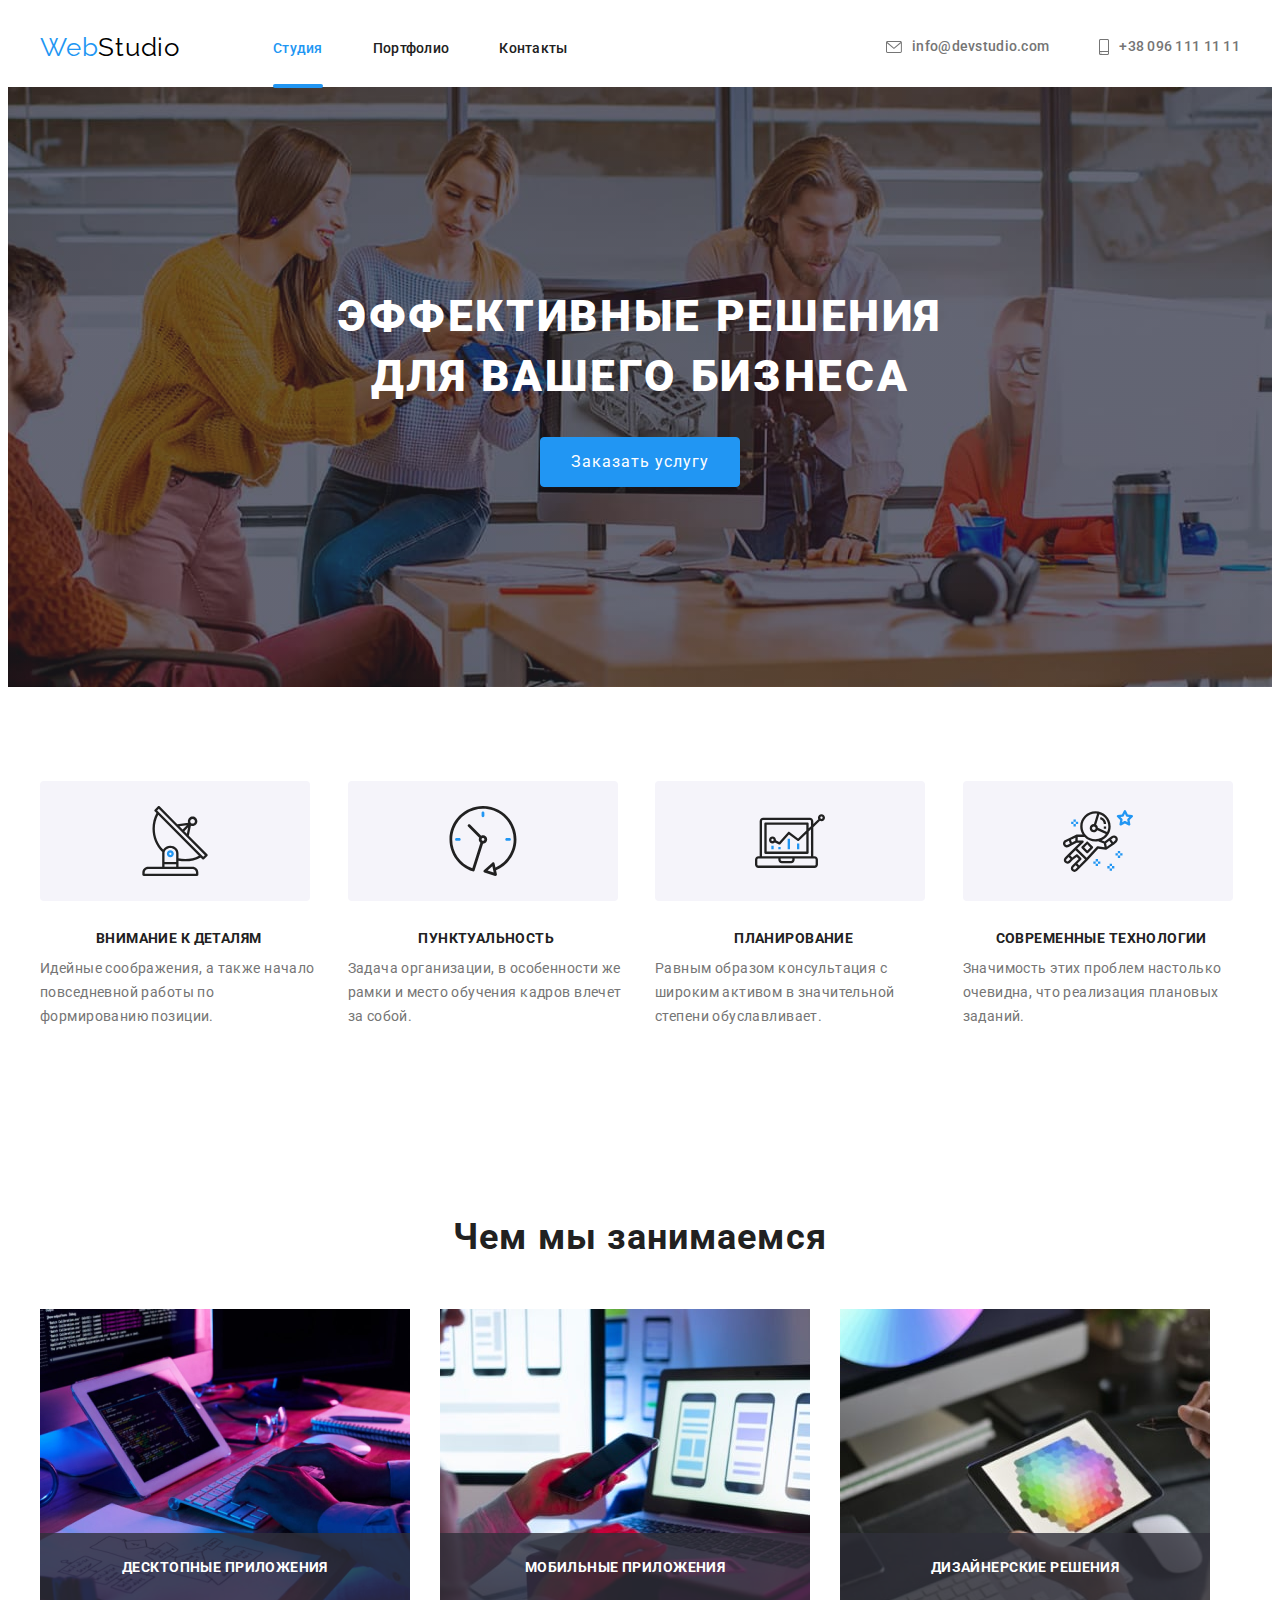
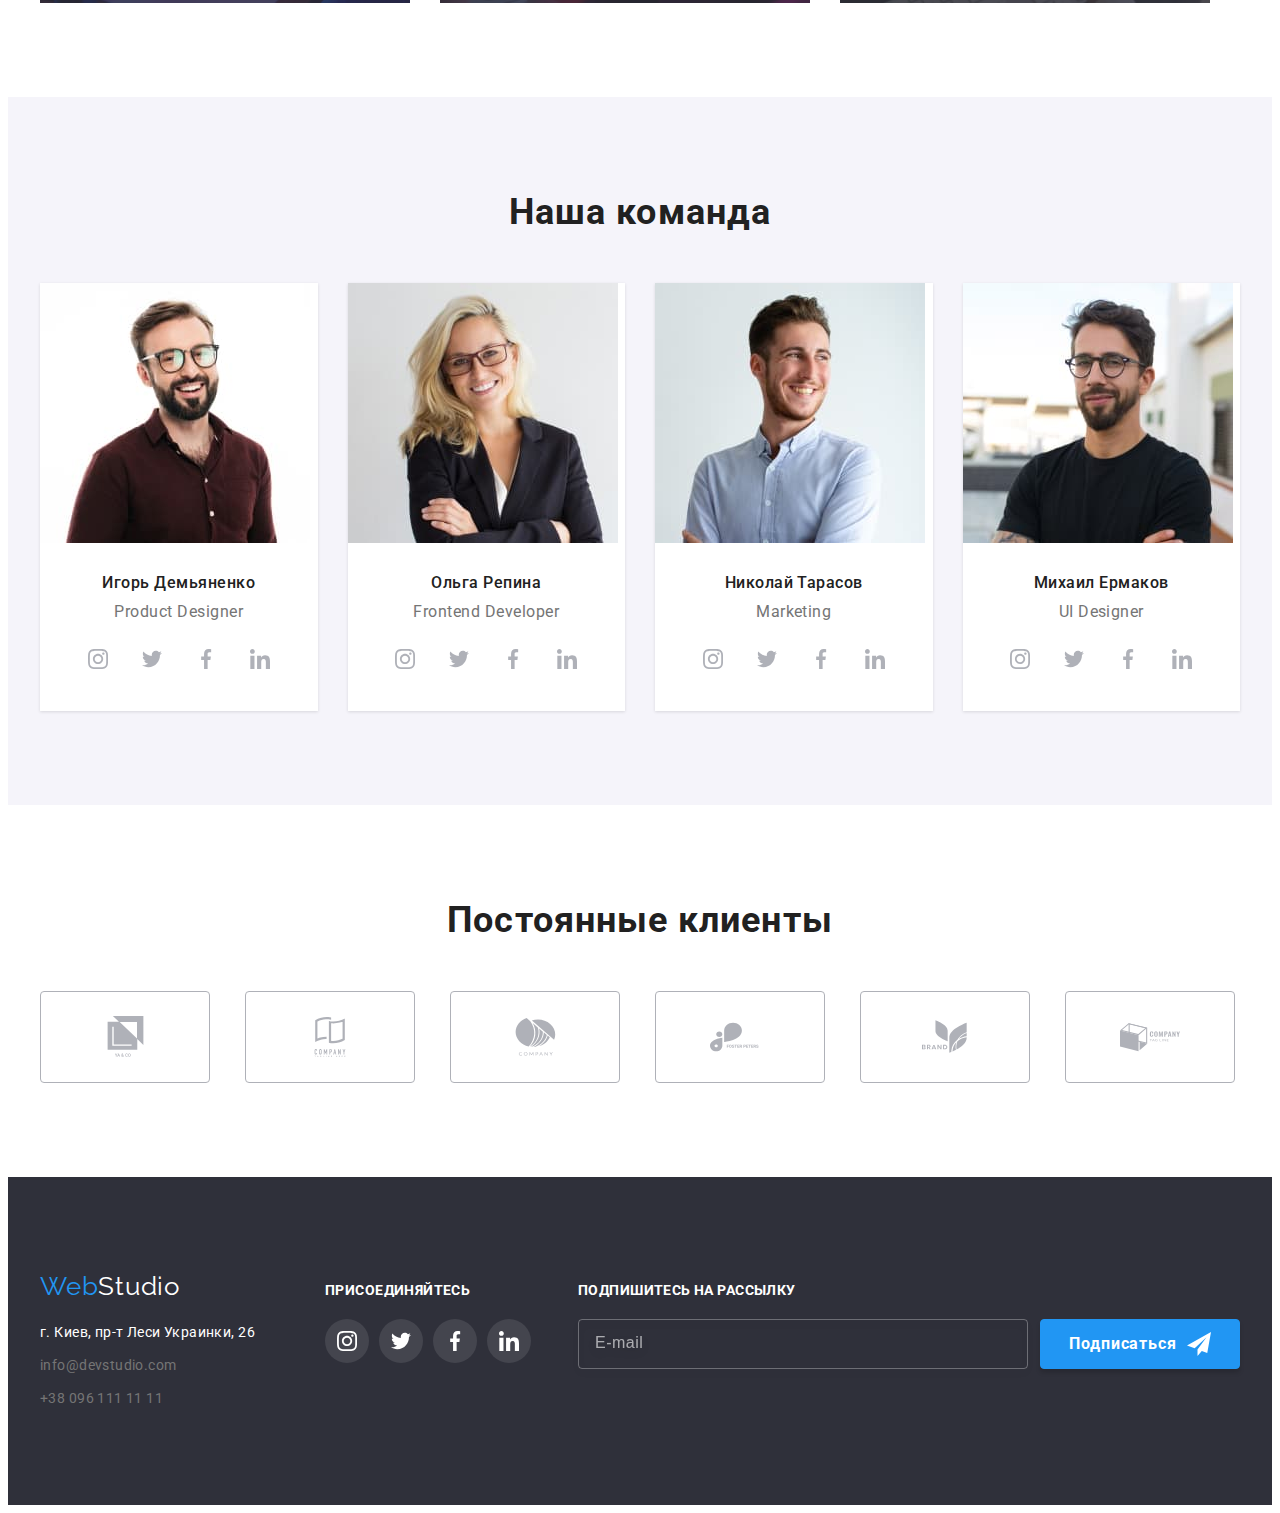
<file: index.html>
<!DOCTYPE html>
<html lang="ru">
<head>
    <meta charset="UTF-8" />
    <meta http-equiv="X-UA-Compatible" content="IE=edge" />
    <meta name="viewport" content="width=device-width, initial-scale=1.0" />
    <title>Document</title>
    <link rel="preconnect" href="https://fonts.googleapis.com">
    <link rel="preconnect" href="https://fonts.gstatic.com" crossorigin>
    <link href="https://fonts.googleapis.com/css2?family=Raleway:wght@700&family=Roboto:wght@400;500;700;900&display=swap" rel="stylesheet">
    <link rel="stylesheet" href="https://cdnjs.cloudflare.com/ajax/libs/modern-normalize/1.1.0/modern-normalize.min.css" integrity="sha512-wpPYUAdjBVSE4KJnH1VR1HeZfpl1ub8YT/NKx4PuQ5NmX2tKuGu6U/JRp5y+Y8XG2tV+wKQpNHVUX03MfMFn9Q==" crossorigin="anonymous" referrerpolicy="no-referrer" />

    <link rel="stylesheet" href="./css/main.css">
</head>
<body>
    
    <header class="header">
        <div class=" header__container container">
            <nav class="navigation">
                <a href="./index.html" class="link list logo" lang="en">
                    <span class="logo__accent">Web</span>Studio</a>
                <ul class="list pagination">
                    <li class="pagination__item">
                        <a href="./index.html" class="link pagination__link pagination__link--current">Студия</a>
                    </li>
                    <li class="pagination__item">
                        <a href="./portfolio.html" class="link pagination__link">Портфолио</a>
                    </li>
                    <li class="pagination__item">
                        <a href="" class="link pagination__link">Контакты</a>
                    </li>
                </ul>
            </nav>
            <ul class="list connection">
                <li class="connection__item">
                    <a class="link connection__link" href="mailto:info@devstudio.com">
                        <svg class="connection__icon" width="16" height="12">
                            <use href="./images/icons.svg#icon-envelope"></use>
                        </svg>info@devstudio.com</a>
                </li>
                <li class="connection__item">
                    <a class="link connection__link" href="tel:+380961111111">
                        <svg class="connection__icon" width="10" height="16">
                            <use href="./images/icons.svg#icon-smartphone"></use>
                        </svg>+38 096 111 11 11</a>
                </li>
            </ul>
            <button type="button" class="mob-menu__btn mob-menu__btn--position" data-menu-open>
                <svg class="btn-icon" width="24" height="16">
                    <use href="./images/icons.svg#icon-menu"></use>
                </svg>
            </button>
        </div>
        <div class="mob-menu is-hidden" data-menu>
            <div class="mob-menu__top">
            <button type="button" class="mob-menu__btn mob-menu__btn--close" data-menu-close>
                <svg class="btn-icon" width="19" height="19">
                    <use href="./images/icons.svg#icon-close"></use>
                </svg>
            </button>
            <ul class="list mob-menu__list">
                <li class="mob-menu__item">
                    <a href="./index.html" class="link mob-menu__link pagination__link--current">Студия</a>
                </li>
                <li class="mob-menu__item">
                    <a href="./portfolio.html" class="link mob-menu__link">Портфолио</a>
                </li>
                <li class="mob-menu__item">
                    <a href="" class="link mob-menu__link">Контакты</a>
                </li>
            </ul>
            </div>
            <div class="mob-menu__bottom">
            <ul class="list mob-menu__connection-list">
                <li class="mob-menu__connection-item">
                    <a class="link mob-menu__connection-link" href="mailto:info@devstudio.com">
                        <svg class="connection__icon" width="16" height="12">
                            <use href="./images/icons.svg#icon-envelope"></use>
                        </svg>info@devstudio.com</a>
                </li>
                <li class="mob-menu-connection__item">
                    <a class="link mob-menu__connection-link" href="tel:+380961111111">
                        <svg class="connection__icon" width="10" height="16">
                            <use href="./images/icons.svg#icon-smartphone"></use>
                        </svg>+38 096 111 11 11</a>
                </li>
            </ul>
            <div class="mob-menu__social">
                <ul class="list mob-menu__social-list">
                    <li class="mob-menu__social-item">
                        <a href="" class="link mob-menu__social-link">
                            Instagram</a>
                    </li>
                    <li class="mob-menu__social-item">
                        <a href="" class="link mob-menu__social-link">
                            Twitter</a>
                    </li>
                    <li class="mob-menu__social-item">
                        <a href="" class="link mob-menu__social-link">
                            Facebook</a>
                    </li>
                    <li class="mob-menu__social-item">
                        <a href="" class="link mob-menu__social-link">
                            LinkedIn</a>
                    </li>
                </ul>
            </div>
            </div>
        </div>
    </header>
    <main>
        <section class="hero hero__section">
            <h1 class="hero__title">Эффективные решения <br> для вашего бизнеса</h1>
                <button class="button hero__button" type="button" data-modal-open>
                    Заказать услугу</button>         
        </section>
        <section class="section">
            <div class="container">
                <h2 class="visually-hidden">Наши принципы</h2>
                <ul class="list principles"> 
                    <li class="principles__item">
                        <div class="principles__container">
                            <svg class="principles__icon" >
                                <use href="./images/icons.svg#icon-antenna"></use>
                            </svg>
                        </div>
                        <h3 class="principles__title">Внимание к деталям</h3>
                        <p class="principles__after-title">Идейные соображения, а также начало повседневной работы по формированию позиции.</p>
                    </li>
                    <li class="principles__item">
                        <div class="principles__container">
                            <svg class="principles__icon" >
                                <use href="./images/icons.svg#icon-clock"></use>
                            </svg>
                        </div>
                        <h3 class="principles__title">Пунктуальность</h3>
                        <p class="principles__after-title">Задача организации, в особенности же рамки и место обучения кадров влечет за собой.</p>
                    </li>
                    <li class="principles__item">
                        <div class="principles__container">
                            <svg class="principles__icon" >
                                <use href="./images/icons.svg#icon-diagram"></use>
                            </svg>
                        </div>
                        <h3 class="principles__title">Планирование</h3>
                        <p class="principles__after-title">Равным образом консультация с широким активом в значительной степени обуславливает.</p>
                    </li>
                    <li class="principles__item">
                        <div class="principles__container">
                            <svg class="principles__icon" >
                                <use href="./images/icons.svg#icon-astronaut"></use>
                            </svg>
                        </div>
                        <h3 class="principles__title">Современные технологии</h3>
                        <p class="principles__after-title">Значимость этих проблем настолько очевидна, что реализация плановых заданий.</p>
                    </li>
                </ul>
            </div>
        </section>
        <section class="section hidden">
            <div class="container">
                <h2 class="container__title">Чем мы занимаемся</h2>
                <ul class="list functions">
                    <li class="functions__item">
                        <picture>
                            <source
                            srcset="./
                                ./images/desktop/img1-1x.jpg 1x,
                                ./images/desktop/img1-2x.jpg 2x"
                                media="(min-width: 1200px)"
                            />                           
                            <img src="images/desktop/img1-1x.jpg" 
                            alt="Программист набирает код">
                        </picture>

                        <h3 class="functions__title">Десктопные приложения</h3>
                    </li>
                    <li class="functions__item">
                        <picture>
                            <source
                            srcset="
                                ./images/desktop/img2-1x.jpg 1x,
                                ./images/desktop/img2-2x.jpg 2x"
                                media="(min-width: 1200px)"
                            />                           
                            <img src="./images/desktop/img2-1x.jpg"
                            alt="Макеты мобильных приложений на мониторах">
                        </picture>
                        
                        <h3 class="functions__title">Мобильные приложения</h3>
                    </li>
                    <li class="functions__item">
                        <picture>
                            <source
                            srcset="
                                ./images/desktop/img3-1x.jpg 1x,
                                ./images/desktop/img3-2x.jpg 2x"
                                media="(min-width: 1200px)"
                            />                           
                            <img src="./images/desktop/img3-1x.jpg" 
                            alt="Цветовая палитра на планшете">
                        </picture>
                        
                        <h3 class="functions__title">Дизайнерские решения</h3>
                    </li>
                </ul>
            </div>
        </section>
        <section class="team section">
            <div class="container">
                <h2 class="container__title">Наша команда</h2>
                <ul class="list team-list">
                    <li class="team-list__item">
                        <picture>
                            <source
                            srcset="
                                ./images/desktop/id-1x.jpg 1x,
                                ./images/desktop/id-2x.jpg 2x"
                                media="(min-width: 1200px)"
                            />
                            <source
                            srcset="
                                ./images/tablet/id-1x.jpg 1x,
                                ./images/tablet/id-2x.jpg 2x"
                                media="(min-width: 768px)"
                            />
                            <source
                            srcset="
                                ./images/mobile/id-1x.jpg 1x,
                                ./images/mobile/id-2x.jpg 2x"
                                media="(min-width: 320px)"
                            />
                            <img src="./images/desktop/id-1x.jpg" 
                            alt="Игорь Демьяненко">
                        </picture>
                        
                            <div class="team-container">
                                <h3 class="team-container__title">Игорь Демьяненко</h3>
                                <p class="team-container__after-title" lang="en">Product Designer</p>
                            <ul class="social list">
                                <li class="social__item">
                                    <a href="" class="social__link link">
                                        <svg class="social__icon" width="20" height="20">
                                            <use href="./images/icons.svg#icon-instagram"></use>
                                        </svg>
                                    </a>
                                </li>
                                <li class="social__item">
                                    <a href="" class="social__link link">
                                        <svg class="social__icon" width="20" height="20">
                                            <use href="./images/icons.svg#icon-twitter"></use>
                                        </svg>
                                    </a>
                                </li>
                                <li class="social__item">
                                    <a href="" class="social__link link">
                                        <svg class="social__icon" width="20" height="20">
                                            <use href="./images/icons.svg#icon-facebook"></use>
                                        </svg>
                                    </a>
                                </li>
                                <li class="social__item">
                                    <a href="" class="social__link link">
                                        <svg class="social__icon" width="20" height="20">
                                            <use href="./images/icons.svg#icon-linkedin"></use>
                                        </svg>
                                    </a>
                                </li>
                            </ul>
                        </div>
                    </li>
                    <li class="team-list__item">
                        <picture>
                            <source
                            srcset="
                                ./images/desktop/or-1x.jpg 1x,
                                ./images/desktop/or-2x.jpg 2x"
                                media="(min-width: 1200px)"
                            />
                            <source
                            srcset="
                                ./images/tablet/or-1x.jpg 1x,
                                ./images/tablet/or-2x.jpg 2x"
                                media="(min-width: 768px)"
                            />
                            <source
                            srcset="
                                ./images/mobile/or-1x.jpg 1x,
                                ./images/mobile/or-2x.jpg 2x"
                                media="(min-width: 320px)"
                            />
                            <img src="./images/desktop/or-1x.jpg"
                            alt="Ольга Репина">
                        </picture>
                        
                            <div class="team-container">
                                <h3 class="team-container__title">Ольга Репина</h3>
                                <p class="team-container__after-title" lang="en">Frontend Developer</p>
                                    <ul class="social list">
                                        <li class="social__item">
                                            <a href="" class="social__link link">
                                                <svg class="social__icon" width="20" height="20">
                                                    <use href="./images/icons.svg#icon-instagram"></use>
                                                </svg>
                                            </a>
                                        </li>
                                        <li class="social__item">
                                            <a href="" class="social__link link">
                                                <svg class="social__icon" width="20" height="20">
                                                    <use href="./images/icons.svg#icon-twitter"></use>
                                                </svg>
                                            </a>
                                        </li>
                                        <li class="social__item">
                                            <a href="" class="social__link link">
                                                <svg class="social__icon" width="20" height="20">
                                                    <use href="./images/icons.svg#icon-facebook"></use>
                                                </svg>
                                            </a>
                                        </li>
                                        <li class="social__item">
                                            <a href="" class="social__link link">
                                                <svg class="social__icon" width="20" height="20">
                                                    <use href="./images/icons.svg#icon-linkedin"></use>
                                                </svg>
                                            </a>
                                        </li>
                                    </ul>
                            </div>
                    </li>
                    <li class="team-list__item">
                        <picture>
                            <source
                            srcset="
                                ./images/desktop/nt-1x.jpg 1x,
                                ./images/desktop/nt-2x.jpg 2x"
                                media="(min-width: 1200px)"
                            />
                            <source
                            srcset="
                                ./images/tablet/nt-1x.jpg 1x,
                                ./images/tablet/nt-2x.jpg 2x"
                                media="(min-width: 768px)"
                            />
                            <source
                            srcset="
                                ./images/mobile/nt-1x.jpg 1x,
                                ./images/mobile/nt-2x.jpg 2x"
                                media="(min-width: 320px)"
                            />
                            <img src="./images/desktop/nt-1x.jpg"
                            alt="Николай Тарасов">
                        </picture>
                        
                            <div class="team-container">
                                <h3 class="team-container__title">Николай Тарасов</h3>
                                <p class="team-container__after-title" lang="en">Marketing</p>
                                <ul class="social list">
                                    <li class="social__item">
                                        <a href="" class="social__link link">
                                            <svg class="social__icon" width="20" height="20">
                                                <use href="./images/icons.svg#icon-instagram"></use>
                                            </svg>
                                        </a>
                                    </li>
                                    <li class="social__item">
                                        <a href="" class="social__link link">
                                            <svg class="social__icon" width="20" height="20">
                                                <use href="./images/icons.svg#icon-twitter"></use>
                                            </svg>
                                        </a>
                                    </li>
                                    <li class="social__item">
                                        <a href="" class="social__link link">
                                            <svg class="social__icon" width="20" height="20">
                                                <use href="./images/icons.svg#icon-facebook"></use>
                                            </svg>
                                        </a>
                                    </li>
                                    <li class="social__item">
                                        <a href="" class="social__link link">
                                            <svg class="social__icon" width="20" height="20">
                                                <use href="./images/icons.svg#icon-linkedin"></use>
                                            </svg>
                                        </a>
                                    </li>
                                </ul>
                            </div>
                    </li>
                    <li class="team-list__item">
                        <picture>
                            <source
                            srcset="
                                ./images/desktop/me-1x.jpg 1x,
                                ./images/desktop/me-2x.jpg 2x"
                                media="(min-width: 1200px)"
                            />
                            <source
                            srcset="
                                ./images/tablet/me-1x.jpg 1x,
                                ./images/tablet/me-2x.jpg 2x"
                                media="(min-width: 768px)"
                            />
                            <source
                            srcset="
                                ./images/mobile/me-1x.jpg 1x,
                                ./images/mobile/me-2x.jpg 2x"
                                media="(min-width: 320px)"
                            />
                            <img src="./images/desktop/me-1x.jpg" 
                            alt="Михаил Ермаков">
                        </picture>
                        
                            <div class="team-container">
                                <h3 class="team-container__title">Михаил Ермаков</h3>
                                <p class="team-container__after-title" lang="en">UI Designer</p>
                                <ul class="social list">
                                    <li class="social__item">
                                        <a href="" class="social__link link">
                                            <svg class="social__icon" width="20" height="20">
                                                <use href="./images/icons.svg#icon-instagram"></use>
                                            </svg>
                                        </a>
                                    </li>
                                    <li class="social__item">
                                        <a href="" class="social__link link">
                                            <svg class="social__icon" width="20" height="20">
                                                <use href="./images/icons.svg#icon-twitter"></use>
                                            </svg>
                                        </a>
                                    </li>
                                    <li class="social__item">
                                        <a href="" class="social__link link">
                                            <svg class="social__icon" width="20" height="20">
                                                <use href="./images/icons.svg#icon-facebook"></use>
                                            </svg>
                                        </a>
                                    </li>
                                    <li class="social__item">
                                        <a href="" class="social__link link">
                                            <svg class="social__icon" width="20" height="20">
                                                <use href="./images/icons.svg#icon-linkedin"></use>
                                            </svg>
                                        </a>
                                    </li>
                                </ul>
                            </div>
                    </li>
                </ul>
            </div>
        </section>
        <section class="section">
            <div class="container">
                <h2 class="container__title">Постоянные клиенты</h2> 
                    <ul class="clients list">
                        <li class="clients__item">
                            <a href="" class="clients__link link">
                                <svg class="clients__icon" width="41" height="47">
                                    <use href="./images/icons.svg#icon-client1"></use>
                                </svg>
                            </a>
                        </li> 
                        <li class="clients__item">
                            <a href="" class="clients__link link">
                                <svg class="clients__icon" width="40" height="52">
                                    <use href="./images/icons.svg#icon-client2"></use>
                                </svg>
                            </a>
                        </li>
                        <li class="clients__item">
                            <a href="" class="clients__link link">
                                <svg class="clients__icon" width="43" height="41">
                                    <use href="./images/icons.svg#icon-client3"></use>
                                </svg>
                            </a>
                        </li>
                        <li class="clients__item">
                            <a href="" class="clients__link link">
                                <svg class="clients__icon" width="106" height="60">
                                    <use href="./images/icons.svg#icon-client4"></use>
                                </svg>
                            </a>
                        </li>
                        <li class="clients__item">
                            <a href="" class="clients__link link">
                                <svg class="clients__icon" width="63" height="45">
                                    <use href="./images/icons.svg#icon-client5"></use>
                                </svg>
                            </a>
                        </li>
                        <li class="clients__item">
                            <a href="" class="clients__link link">
                                <svg class="clients__icon" width="106" height="60">
                                    <use href="./images/icons.svg#icon-client6"></use>
                                </svg>
                            </a>
                        </li>  
                    </ul>                    
                </div>
        </section>
    </main>
    <footer class="footer section ">
        <div class="container footer-container">
        <div class="footer-tablet">
        <div class="address">
            <a href="./index.html"  class="link list logo logo--white" lang="en">
                <span class="logo__accent">Web</span>Studio</a>
            <address class="">
            <ul class="list">
                <li class="address__item">
                    <a class="link address__link" href="https://goo.gl/maps/pU8brR7gnoEHsKsn8" 
                    target="_blank" rel="noopener noreferrer">
                    г. Киев, пр-т Леси Украинки, 26</a>
                </li>
                <li class="address__item">
                    <a class="link address__connection" href="mailto:info@devstudio.com">info@devstudio.com</a>
                </li>
                <li class="address__item">
                    <a class="link address__connection" href="tel:+380961111111">+38 096 111 11 11</a>
                </li>
            </ul>
            </address>
        </div>
        <div class="social-join">
            <h3 class="social__title">присоединяйтесь</h3>
            <div>
                <ul class="social social--list list">
                    <li class="social__item">
                        <a href="" class="social__link social__link--color link">
                            <svg class="social__icon" width="20" height="20">
                                <use href="./images/icons.svg#icon-instagram"></use>
                            </svg>
                        </a>
                    </li>
                    <li class="social__item">
                        <a href="" class="social__link social__link--color link">
                            <svg class="social__icon" width="20" height="20">
                                <use href="./images/icons.svg#icon-twitter"></use>
                            </svg>
                        </a>
                    </li>
                    <li class="social__item">
                        <a href="" class="social__link social__link--color link">
                            <svg class="social__icon" width="20" height="20">
                                <use href="./images/icons.svg#icon-facebook"></use>
                            </svg>
                        </a>
                    </li>
                    <li class="social__item">
                        <a href="" class="social__link social__link--color link">
                            <svg class="social__icon" width="20" height="20">
                                <use href="./images/icons.svg#icon-linkedin"></use>
                            </svg>
                        </a>
                    </li>
                </ul>   
            </div>
            </div>
        </div>


        <div class="social-subscription container__social">
                <h3 class="social__title">подпишитесь на рассылку</h3>
                <div class="social__form">
                <label for="mail"></label>  
                <input class="form__input" type="email" name="mail" id="mail" placeholder="E-mail" />
                <button class="button button--position social__button" type="submit">Подписаться
                <svg class="button__icon" width="24" height="24">
                    <use href="./images/icons.svg#icon-send"></use>
                </svg>
                </button>
                </div>
            </div>
        </div>
</footer>
    <div class="backdrop is-hidden" data-modal>
        <div class="modal">
            <button type="button" class="modal__close" data-modal-close>
                <svg class="btn-icon" width="11" height="11">
                    <use href="./images/icons.svg#icon-close"></use>
                </svg>
            </button>
            <form class="form">
                <h2 class="form__title">Оставьте свои данные, мы вам перезвоним</h2>
                <div class="form-field">
                    <label class="form-field__label" for="name">Имя</label>  
                    <input class="form-field__input" type="text" name="name" id="name" autofocus/>
                    <svg class="form-field__icon" width="12" height="12">
                        <use href="./images/icons.svg#icon-person-black-18dp"></use>
                    </svg>          
                </div>
                <div class="form-field">
                    <label class="form-field__label" for="tel">Телефон</label>
                    <input class="form-field__input" type="tel" name="tel" id="tel"/>
                    <svg class="form-field__icon" width="13" height="13">
                        <use href="./images/icons.svg#icon-phone-black-18dp"></use>
                    </svg>
                </div>
                <div class="form-field">
                    <label class="form-field__label" for="email">Почта</label>  
                    <input class="form-field__input" type="email" name="email" id="email"/>
                    <svg class="form-field__icon" width="15" height="12">
                        <use href="./images/icons.svg#icon-email-black-18dp"></use>
                    </svg>
                </div> 
                <div class="form-field">
                    <label class="form-field__label" for="comment">Комментарий</label>
                    <textarea class="form-field__textarea" name="comment" id="comment" cols="30" rows="10" placeholder="Введите текст"></textarea>
                </div>             
                    <label class="checkbox">
                        <input class="checkbox__input"  type="checkbox" name="policy" value="policy"/>
                        <span class="checkbox__icon"></span>
                        Соглашаюсь с рассылкой и принимаю
                        <a href="" class="agreement "> Условия договора</a>      
                    </label>
                <button class="button button--position" type="submit">Отправить</button>
            </form>
        </div>  
    </div>
    <script src="./modal.js"></script>
    <script src="./menu.js"></script>
</body>
</html>
</file>
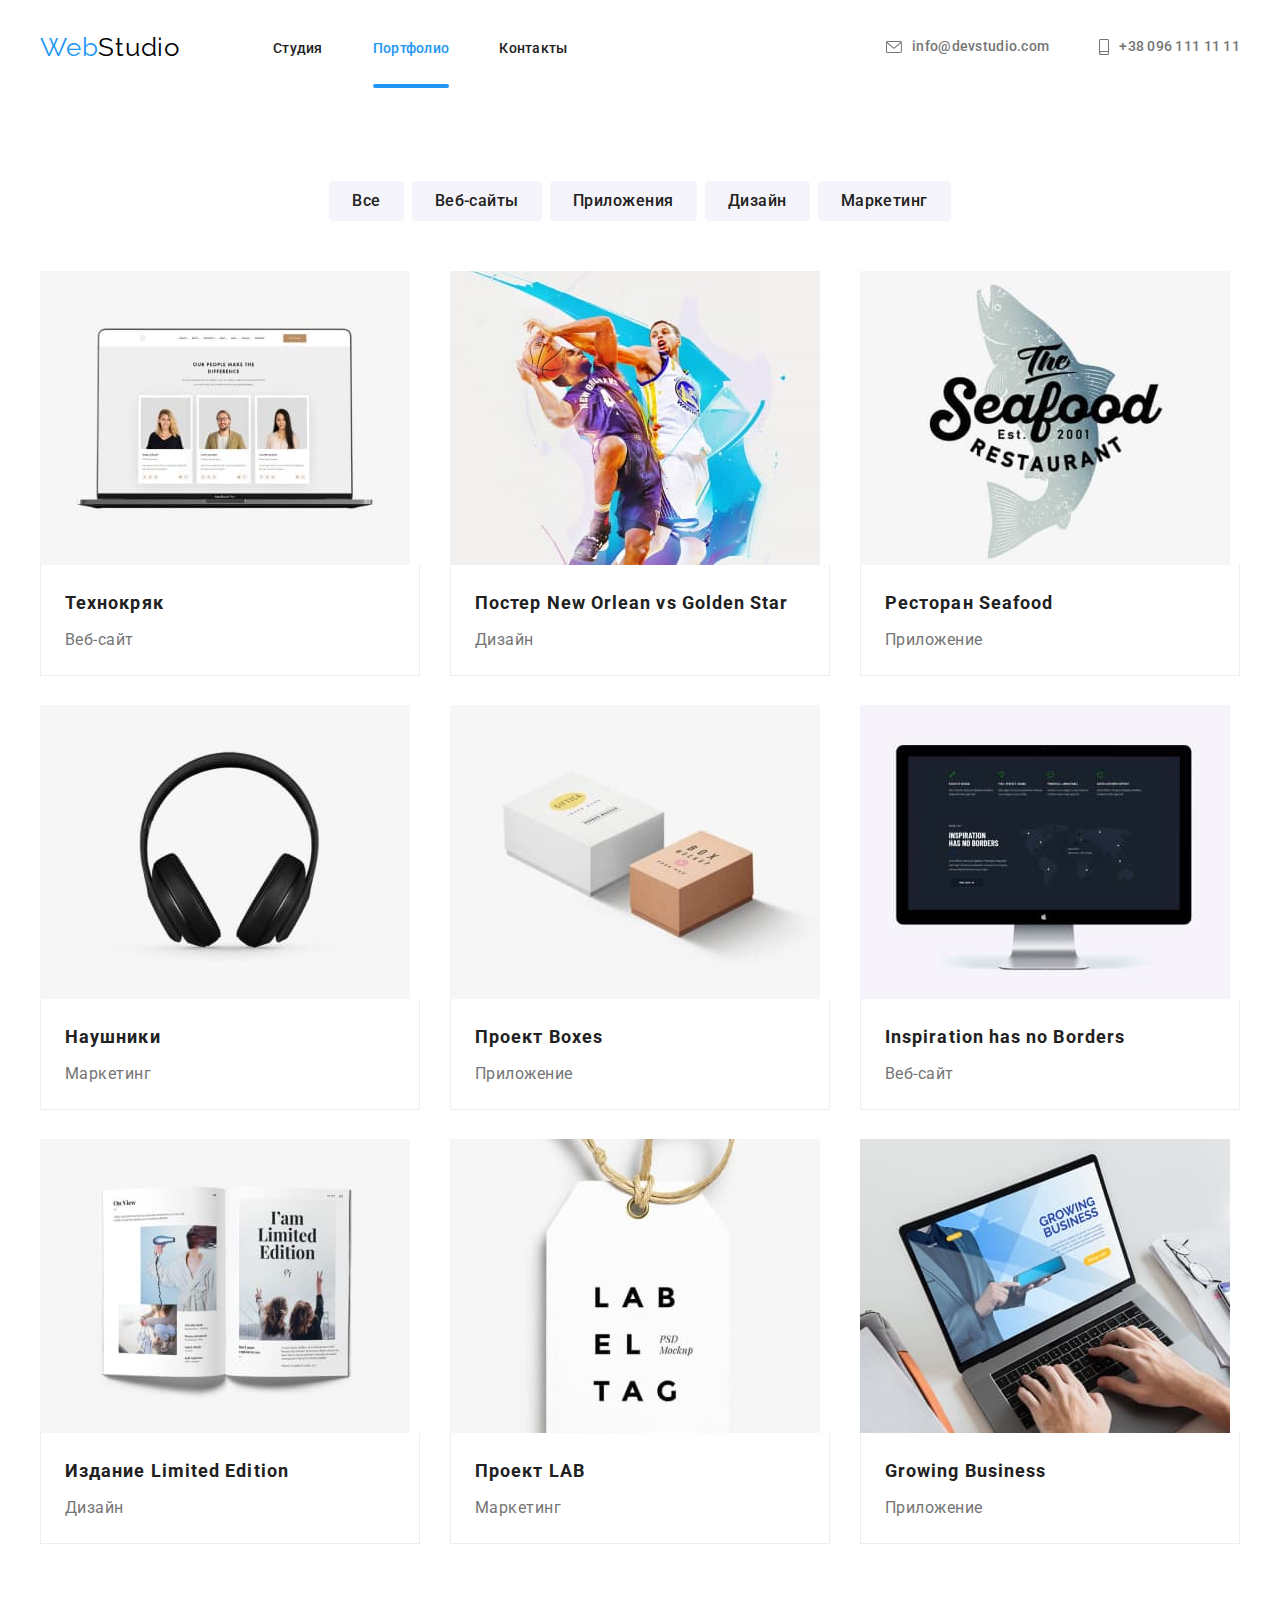
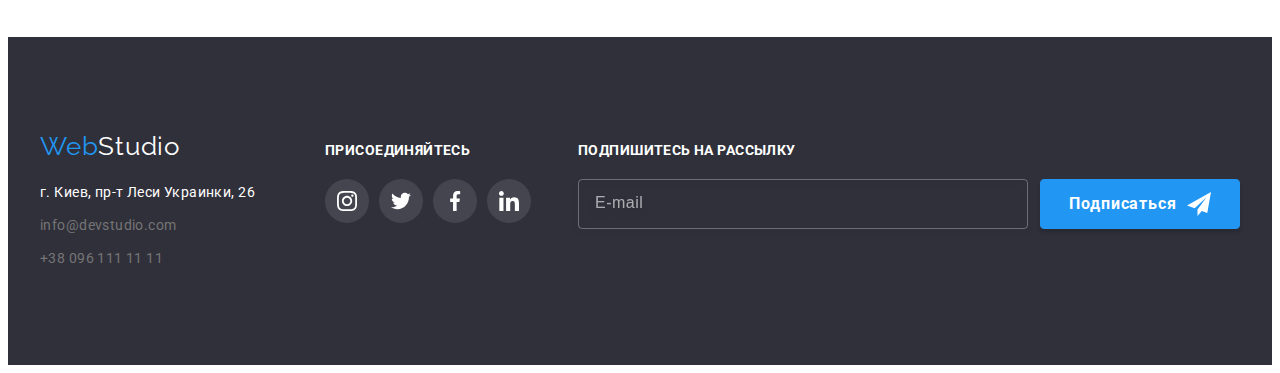
<file: portfolio.html>
<!DOCTYPE html>
<html lang="en">
    <head>
        <meta charset="UTF-8" />
        <meta http-equiv="X-UA-Compatible" content="IE=edge" />
        <meta name="viewport" content="width=device-width, initial-scale=1.0" />
        <title>Document</title>
        <link rel="preconnect" href="https://fonts.googleapis.com">
        <link rel="preconnect" href="https://fonts.gstatic.com" crossorigin>
        <link href="https://fonts.googleapis.com/css2?family=Raleway:wght@700&family=Roboto:wght@400;500;700;900&display=swap" rel="stylesheet">
        <link rel="stylesheet" href="https://cdnjs.cloudflare.com/ajax/libs/modern-normalize/1.1.0/modern-normalize.min.css" integrity="sha512-wpPYUAdjBVSE4KJnH1VR1HeZfpl1ub8YT/NKx4PuQ5NmX2tKuGu6U/JRp5y+Y8XG2tV+wKQpNHVUX03MfMFn9Q==" crossorigin="anonymous" referrerpolicy="no-referrer" />
        <link rel="stylesheet" href="./css/main.css">
    </head>
<body>
    <header class="header">
        <div class=" header__container container">
            <nav class="navigation">
                <a href="./index.html" class="link list logo" lang="en">
                    <span class="logo__accent">Web</span>Studio</a>
                <ul class="list pagination">
                    <li class="pagination__item">
                        <a href="./index.html" class="link pagination__link">Студия</a>
                    </li>
                    <li class="pagination__item">
                        <a href="./portfolio.html" class="link pagination__link pagination__link--current">Портфолио</a>
                    </li>
                    <li class="pagination__item">
                        <a href="" class="link pagination__link">Контакты</a>
                    </li>
                </ul>
            </nav>
            <ul class="list connection">
                <li class="connection__item">
                    <a class="link connection__link" href="mailto:info@devstudio.com">
                        <svg class="connection__icon" width="16" height="12">
                            <use href="./images/icons.svg#icon-envelope"></use>
                        </svg>info@devstudio.com</a>
                </li>
                <li class="connection__item">
                    <a class="link connection__link" href="tel:+380961111111">
                        <svg class="connection__icon" width="10" height="16">
                            <use href="./images/icons.svg#icon-smartphone"></use>
                        </svg>+38 096 111 11 11</a>
                </li>
            </ul>
            <button type="button" class="mob-menu__btn mob-menu__btn--position" data-menu-open>
                <svg class="btn-icon" width="24" height="16">
                    <use href="./images/icons.svg#icon-menu"></use>
                </svg>
            </button>
        </div>
        <div class="mob-menu is-hidden" data-menu>
            <div class="mob-menu__top">
            <button type="button" class="mob-menu__btn mob-menu__btn--close" data-menu-close>
                <svg class="btn-icon" width="19" height="19">
                    <use href="./images/icons.svg#icon-close"></use>
                </svg>
            </button>
            <ul class="list mob-menu__list">
                <li class="mob-menu__item">
                    <a href="./index.html" class="link mob-menu__link">Студия</a>
                </li>
                <li class="mob-menu__item">
                    <a href="./portfolio.html" class="link mob-menu__link">Портфолио</a>
                </li>
                <li class="mob-menu__item">
                    <a href="" class="link mob-menu__link">Контакты</a>
                </li>
            </ul>
            </div>
            <div class="mob-menu__bottom">
            <ul class="list mob-menu__connection-list">
                <li class="mob-menu__connection-item">
                    <a class="link mob-menu__connection-link" href="mailto:info@devstudio.com">
                        <svg class="connection__icon" width="16" height="12">
                            <use href="./images/icons.svg#icon-envelope"></use>
                        </svg>info@devstudio.com</a>
                </li>
                <li class="mob-menu-connection__item">
                    <a class="link mob-menu__connection-link" href="tel:+380961111111">
                        <svg class="connection__icon" width="10" height="16">
                            <use href="./images/icons.svg#icon-smartphone"></use>
                        </svg>+38 096 111 11 11</a>
                </li>
            </ul>
            <div class="mob-menu__social">
                <ul class="list mob-menu__social-list">
                    <li class="mob-menu__social-item">
                        <a href="" class="link mob-menu__social-link">
                            Instagram</a>
                    </li>
                    <li class="mob-menu__social-item">
                        <a href="" class="link mob-menu__social-link">
                            Twitter</a>
                    </li>
                    <li class="mob-menu__social-item">
                        <a href="" class="link mob-menu__social-link">
                            Facebook</a>
                    </li>
                    <li class="mob-menu__social-item">
                        <a href="" class="link mob-menu__social-link">
                            LinkedIn</a>
                    </li>
                </ul>
            </div>
            </div>
        </div>
    </header>
    <main>
        <section class="section">
            <div class="container">
                <h2 class="visually-hidden">Фильтр</h2>
                <ul class="list filter">
                    <li class="filter__item">
                        <button type="button" class="link filter__btn ">Все</button>
                    </li>
                    <li class="filter__item">
                        <button type="button" class="link filter__btn ">Веб-сайты</button>
                    </li>
                    <li class="filter__item">
                        <button type="button" class="link filter__btn ">Приложения</button>
                    </li> 
                    <li class="filter__item">
                        <button type="button" class="link filter__btn ">Дизайн</button>
                    </li>
                    <li class="filter__item">
                        <button type="button" class="link filter__btn ">Маркетинг</button>
                    </li> 
                </ul>
                <ul class="list main">
                    <li class="main__item">
                        <div class="main__overlay">
                            <picture>
                                <source
                                srcset="
                                    ./images/desktop/portfolio/website-1x.jpg 1x,
                                    ./images/desktop/portfolio/website-2x.jpg 2x"
                                    media="(min-width: 1200px)"
                                />
                                <source
                                srcset="
                                    ./images/tablet/portfolio/website-1x.jpg 1x,
                                    ./images/tablet/portfolio/website-2x.jpg 2x"
                                    media="(min-width: 768px)"
                                />
                                <source
                                srcset="
                                    ./images/mobile/portfolio/website-1x.jpg 1x,
                                    ./images/mobile/portfolio/website-2x.jpg 2x"
                                    media="(min-width: 320px)"
                                />
                                <img src="./images/desktop/portfolio/website-1x.jpg" 
                                alt="Лептоп с открытым веб-сайтом">
                            </picture>
                            
                            <p class="main__text">Технокряк это современная площадка 
                                распространения коронавируса. Компании используют эту 
                                платформу для цифрового шпионажа и атак на защищённые с
                                ервера конкурентов.</p>
                        </div>
                        <div class="main__title-block">
                            <h3 class="main__title">Технокряк</h3>
                            <p class="main__after-title">Веб-сайт</p>
                        </div>
                    </li>
                    <li class="main__item">
                        <div class="main__overlay">
                            <picture>
                                <source
                                srcset="
                                    ./images/desktop/portfolio/design-1x.jpg 1x,
                                    ./images/desktop/portfolio/design-2x.jpg 2x"
                                    media="(min-width: 1200px)"
                                />
                                <source
                                srcset="
                                    ./images/tablet/portfolio/design-1x.jpg 1x,
                                    ./images/tablet/portfolio/design-2x.jpg 2x"
                                    media="(min-width: 768px)"
                                />
                                <source
                                srcset="
                                    ./images/mobile/portfolio/design-1x.jpg 1x,
                                    ./images/mobile/portfolio/design-2x.jpg 2x"
                                    media="(min-width: 320px)"
                                />
                                <img src="./images/desktop/portfolio/design-1x.jpg" 
                                alt="Постер New Orlean vs Golden Star">
                            </picture>
                            
                            <p class="main__text">Технокряк это современная площадка 
                                распространения коронавируса. Компании используют эту 
                                платформу для цифрового шпионажа и атак на защищённые 
                                сервера конкурентов.</p>
                        </div>
                        <div class="main__title-block">
                            <h3 class="main__title">Постер New Orlean vs Golden Star</h3>
                            <p class="main__after-title">Дизайн</p>
                        </div>
                    </li>
                    <li class="main__item">
                        <div class="main__overlay">
                            <picture>
                                <source
                                srcset="
                                    ./images/desktop/portfolio/seafood-1x.jpg 1x,
                                    ./images/desktop/portfolio/seafood-2x.jpg 2x"
                                    media="(min-width: 1200px)"
                                />
                                <source
                                srcset="
                                    ./images/tablet/portfolio/seafood-1x.jpg 1x,
                                    ./images/tablet/portfolio/seafood-2x.jpg 2x"
                                    media="(min-width: 768px)"
                                />
                                <source
                                srcset="
                                    ./images/mobile/portfolio/seafood-1x.jpg 1x,
                                    ./images/mobile/portfolio/seafood-2x.jpg 2x"
                                    media="(min-width: 320px)"
                                />
                                <img src="./images/desktop/portfolio/seafood-1x.jpg" 
                                alt="Ресторан Seafood">
                            </picture>
                            
                            <p class="main__text">Технокряк это современная площадка 
                                распространения коронавируса. Компании используют эту 
                                платформу для цифрового шпионажа и атак на защищённые
                                сервера конкурентов.</p>
                        </div>
                        <div class="main__title-block">
                            <h3 class="main__title">Ресторан Seafood</h3>
                            <p class="main__after-title">Приложение</p>
                        </div>
                    </li>
                    <li class="main__item">
                        <div class="main__overlay">
                            <picture>
                                <source
                                srcset="
                                    ./images/desktop/portfolio/headphone-1x.jpg 1x,
                                    ./images/desktop/portfolio/headphone-2x.jpg 2x"
                                    media="(min-width: 1200px)"
                                />
                                <source
                                srcset="
                                    ./images/tablet/portfolio/headphone-1x.jpg 1x,
                                    ./images/tablet/portfolio/headphone-2x.jpg 2x"
                                    media="(min-width: 768px)"
                                />
                                <source
                                srcset="
                                    ./images/mobile/portfolio/headphone-1x.jpg 1x,
                                    ./images/mobile/portfolio/headphone-2x.jpg 2x"
                                    media="(min-width: 320px)"
                                />
                                <img src="./images/desktop/portfolio/headphone-1x.jpg" 
                                alt="Проект Prime">
                            </picture>
                            
                            <p class="main__text">Технокряк это современная площадка 
                                распространения коронавируса. Компании используют эту 
                                платформу для цифрового шпионажа и атак на защищённые
                                сервера конкурентов.</p>
                        </div>
                        <div class="main__title-block">
                            <h3 class="main__title">Наушники</h3>
                            <p class="main__after-title">Маркетинг</p>
                        </div>
                    </li>
                    <li class="main__item">
                        <div class="main__overlay">
                            <picture>
                                <source
                                srcset="
                                    ./images/desktop/portfolio/application-1x.jpg 1x,
                                    ./images/desktop/portfolio/application-2x.jpg 2x"
                                    media="(min-width: 1200px)"
                                />
                                <source
                                srcset="
                                    ./images/tablet/portfolio/application-1x.jpg 1x,
                                    ./images/tablet/portfolio/application-2x.jpg 2x"
                                    media="(min-width: 768px)"
                                />
                                <source
                                srcset="
                                    ./images/mobile/portfolio/application-1x.jpg 1x,
                                    ./images/mobile/portfolio/application-2x.jpg 2x"
                                    media="(min-width: 320px)"
                                />
                                <img src="./images/desktop/portfolio/application-1x.jpg" 
                                alt="Проект Boxes">
                            </picture>
                            
                            <p class="main__text">Технокряк это современная площадка 
                                распространения коронавируса. Компании используют эту 
                                платформу для цифрового шпионажа и атак на защищённые 
                                сервера конкурентов.</p>
                        </div>
                        <div class="main__title-block">
                            <h3 class="main__title">Проект Boxes</h3>
                            <p class="main__after-title">Приложение</p>
                        </div>
                    </li>
                    <li class="main__item">
                        <div class="main__overlay">
                            <picture>
                                <source
                                srcset="
                                    ./images/desktop/portfolio/monitor-1x.jpg 1x,
                                    ./images/desktop/portfolio/monitor-2x.jpg 2x"
                                    media="(min-width: 1200px)"
                                />
                                <source
                                srcset="
                                    ./images/tablet/portfolio/monitor-1x.jpg 1x,
                                    ./images/tablet/portfolio/monitor-2x.jpg 2x"
                                    media="(min-width: 768px)"
                                />
                                <source
                                srcset="
                                    ./images/mobile/portfolio/monitor-1x.jpg 1x,
                                    ./images/mobile/portfolio/monitor-2x.jpg 2x"
                                    media="(min-width: 320px)"
                                />
                                <img src="./images/desktop/portfolio/monitor-1x.jpg" 
                                alt="Монитор">
                            </picture>
                            
                            <p class="main__text">Технокряк это современная площадка 
                                распространения коронавируса. Компании используют эту 
                                платформу для цифрового шпионажа и атак на защищённые 
                                сервера конкурентов.</p>
                        </div>
                        <div class="main__title-block">
                            <h3 class="main__title" lang="en">Inspiration has no Borders</h3>
                            <p class="main__after-title">Веб-сайт</p>
                        </div>
                    </li>
                    <li class="main__item">
                        <div class="main__overlay">
                            <picture>
                                <source
                                srcset="
                                    ./images/desktop/portfolio/book-1x.jpg 1x,
                                    ./images/desktop/portfolio/book-2x.jpg 2x"
                                    media="(min-width: 1200px)"
                                />
                                <source
                                srcset="
                                    ./images/tablet/portfolio/book-1x.jpg 1x,
                                    ./images/tablet/portfolio/book-2x.jpg 2x"
                                    media="(min-width: 768px)"
                                />
                                <source
                                srcset="
                                    ./images/mobile/portfolio/book-1x.jpg 1x,
                                    ./images/mobile/portfolio/book-2x.jpg 2x"
                                    media="(min-width: 320px)"
                                />
                                <img src="./images/desktop/portfolio/book-1x.jpg" 
                                alt="Книга">
                            </picture>
                            
                            <p class="main__text">Технокряк это современная площадка 
                                распространения коронавируса. Компании используют эту 
                                платформу для цифрового шпионажа и атак на защищённые 
                                сервера конкурентов.</p>
                        </div>
                        <div class="main__title-block">
                            <h3 class="main__title">Издание Limited Edition</h3>
                            <p class="main__after-title">Дизайн</p>
                        </div>
                    </li>
                    <li class="main__item">
                        <div class="main__overlay">
                            <picture>
                                <source
                                srcset="
                                    ./images/desktop/portfolio/lab-1x.jpg 1x,
                                    ./images/desktop/portfolio/lab-2x.jpg 2x"
                                    media="(min-width: 1200px)"
                                />
                                <source
                                srcset="
                                    ./images/tablet/portfolio/lab-1x.jpg 1x,
                                    ./images/tablet/portfolio/lab-2x.jpg 2x"
                                    media="(min-width: 768px)"
                                />
                                <source
                                srcset="
                                    ./images/mobile/portfolio/lab-1x.jpg 1x,
                                    ./images/mobile/portfolio/lab-2x.jpg 2x"
                                    media="(min-width: 320px)"
                                />
                                <img src="./images/desktop/portfolio/lab-1x.jpg" 
                                alt="Проект LAB">
                            </picture>
                            
                            <p class="main__text">Технокряк это современная площадка 
                                распространения коронавируса. Компании используют эту 
                                платформу для цифрового шпионажа и атак на защищённые 
                                сервера конкурентов.</p>
                        </div>
                        <div class="main__title-block">
                            <h3 class="main__title">Проект LAB</h3>
                            <p class="main__after-title">Маркетинг</p>
                        </div>
                    </li>
                    <li class="main__item">
                        <div class="main__overlay">
                            <picture>
                                <source
                                srcset="
                                    ./images/desktop/portfolio/laptop-1x.jpg 1x,
                                    ./images/desktop/portfolio/laptop-2x.jpg 2x"
                                    media="(min-width: 1200px)"
                                />
                                <source
                                srcset="
                                    ./images/tablet/portfolio/laptop-1x.jpg 1x,
                                    ./images/tablet/portfolio/laptop-2x.jpg 2x"
                                    media="(min-width: 768px)"
                                />
                                <source
                                srcset="
                                    ./images/mobile/portfolio/laptop-1x.jpg 1x,
                                    ./images/mobile/portfolio/laptop-2x.jpg 2x"
                                    media="(min-width: 320px)"
                                />
                                <img src="./images/desktop/portfolio/laptop-1x.jpg" 
                                alt="Лептоп">
                            </picture>
                            
                            <p class="main__text">Технокряк это современная площадка 
                                распространения коронавируса. Компании используют эту 
                                платформу для цифрового шпионажа и атак на защищённые 
                                сервера конкурентов.</p>
                        </div>
                        <div class="main__title-block">
                            <h3 class="main__title" lang="en">Growing Business</h3>
                            <p class="main__after-title">Приложение</p>
                        </div>
                    </li>
                </ul>
            </div>
        </section>
    </main>
    <footer class="footer section ">
        <div class="container footer-container">
        <div class="footer-tablet">
        <div class="address">
            <a href="./index.html"  class="link list logo logo--white" lang="en">
                <span class="logo__accent">Web</span>Studio</a>
            <address class="">
            <ul class="list">
                <li class="address__item">
                    <a class="link address__link" href="https://goo.gl/maps/pU8brR7gnoEHsKsn8" 
                    target="_blank" rel="noopener noreferrer">
                    г. Киев, пр-т Леси Украинки, 26</a>
                </li>
                <li class="address__item">
                    <a class="link address__connection" href="mailto:info@devstudio.com">info@devstudio.com</a>
                </li>
                <li class="address__item">
                    <a class="link address__connection" href="tel:+380961111111">+38 096 111 11 11</a>
                </li>
            </ul>
            </address>
        </div>
        <div class="social-join">
            <h3 class="social__title">присоединяйтесь</h3>
            <div>
                <ul class="social social--list list">
                    <li class="social__item">
                        <a href="" class="social__link social__link--color link">
                            <svg class="social__icon" width="20" height="20">
                                <use href="./images/icons.svg#icon-instagram"></use>
                            </svg>
                        </a>
                    </li>
                    <li class="social__item">
                        <a href="" class="social__link social__link--color link">
                            <svg class="social__icon" width="20" height="20">
                                <use href="./images/icons.svg#icon-twitter"></use>
                            </svg>
                        </a>
                    </li>
                    <li class="social__item">
                        <a href="" class="social__link social__link--color link">
                            <svg class="social__icon" width="20" height="20">
                                <use href="./images/icons.svg#icon-facebook"></use>
                            </svg>
                        </a>
                    </li>
                    <li class="social__item">
                        <a href="" class="social__link social__link--color link">
                            <svg class="social__icon" width="20" height="20">
                                <use href="./images/icons.svg#icon-linkedin"></use>
                            </svg>
                        </a>
                    </li>
                </ul>   
            </div>
            </div>
        </div>


        <div class="social-subscription container__social">
                <h3 class="social__title">подпишитесь на рассылку</h3>
                <div class="social__form">
                <label for="mail"></label>  
                <input class="form__input" type="email" name="mail" id="mail" placeholder="E-mail" />
                <button class="button button--position social__button" type="submit">Подписаться
                <svg class="button__icon" width="24" height="24">
                    <use href="./images/icons.svg#icon-send"></use>
                </svg>
                </button>
                </div>
            </div>
        </div>
</footer>
<script src="./menu.js"></script>
</body>
</html>
</file>
<file: css/main.css>
:root {
  --main-title-color: #FFFFFF;
  --second-title-color: #212121;
  --main-text-color: #757575;
  --accent-color: #2196F3;
  --btn-color: #FFFFFF;
  --second-btn-color:#212121;
  --header-text-color: #212121;
  --header-connection-color: #757575;
  --footer-address-color: #FFFFFF;
  --footer-connection-color: rgba(255, 255, 255, 0.6);
  --card-color: #fff;
  --link-font-size: 14px;
}

.visually-hidden {
  position: absolute;
  white-space: nowrap;
  margin: -1px;
  width: 1px;
  height: 1px;
  overflow: hidden;
  border: 0;
  padding: 0;
  clip: rect(0 0 0 0);
  -webkit-clip-path: inset(50%);
          clip-path: inset(50%);
}

p, h1, h2, h3, h4, h5, h6 {
  margin: 0;
}

ul {
  margin: 0;
  padding: 0;
}

img {
  display: block;
}

button {
  cursor: pointer;
}

body {
  font-family: Roboto, sans-serif;
}

.list {
  list-style: none;
}

.link {
  text-decoration: none;
  outline: none;
}

.container {
  width: 100%;
  padding-left: 15px;
  padding-right: 15px;
  margin: 0 auto;
}

@media screen and (min-width: 480px) {
  .container {
    width: 480px;
  }
}

@media screen and (min-width: 768px) {
  .container {
    width: 768px;
  }
}

@media screen and (min-width: 1200px) {
  .container {
    width: 1200px;
  }
}

.section {
  padding-top: 60px;
  padding-bottom: 60px;
}

@media screen and (min-width: 1200px) {
  .section {
    padding-top: 94px;
    padding-bottom: 94px;
  }
}

.logo {
  font-family: Raleway;
  font-size: 24px;
  line-height: 1.19;
  letter-spacing: 0.03em;
  color: black;
  list-style: none;
}

@media screen and (min-width: 1200px) {
  .logo {
    font-size: 26px;
    line-height: 1.17;
  }
}

.logo__accent {
  color: var(--accent-color);
}

.container__title {
  font-size: 28px;
  line-height: 1.17;
  text-align: center;
  letter-spacing: 0.03em;
  color: var(--second-title-color);
  margin-bottom: 30px;
}

@media screen and (min-width: 1200px) {
  .container__title {
    font-size: 36px;
    margin-bottom: 50px;
  }
}

.button {
  font-family: inherit;
  font-size: 16px;
  line-height: 1.88;
  -webkit-box-align: center;
      -ms-flex-align: center;
          align-items: center;
  text-align: center;
  letter-spacing: 0.06em;
  color: var(--btn-color);
  width: 200px;
  height: 50px;
  background: var(--accent-color);
  -webkit-box-shadow: 0px 4px 4px rgba(0, 0, 0, 0.15);
          box-shadow: 0px 4px 4px rgba(0, 0, 0, 0.15);
  border-radius: 4px;
  border: 1px solid var(--accent-color);
  outline: none;
}

.social {
  display: -webkit-box;
  display: -ms-flexbox;
  display: flex;
  -webkit-box-pack: center;
      -ms-flex-pack: center;
          justify-content: center;
}

.social__item {
  width: 44px;
  height: 44px;
}

.social__item:not(:last-child) {
  margin-right: 10px;
}

.social__link {
  display: -webkit-box;
  display: -ms-flexbox;
  display: flex;
  -webkit-box-align: center;
      -ms-flex-align: center;
          align-items: center;
  -webkit-box-pack: center;
      -ms-flex-pack: center;
          justify-content: center;
  width: 100%;
  height: 100%;
  background-color: #FFFFFF;
  border-radius: 50%;
  color: #AFB1B8;
  -webkit-transition-property: color, bacground-color;
  transition-property: color, bacground-color;
  -webkit-transition-duration: 250ms;
          transition-duration: 250ms;
  -webkit-transition-timing-function: cubic-bezier(0.4, 0, 0.2, 1);
          transition-timing-function: cubic-bezier(0.4, 0, 0.2, 1);
}

.social__link:hover, .social__link:focus {
  background-color: var(--accent-color);
  color: #FFFFFF;
}

.social__icon {
  fill: currentColor;
}

.backdrop {
  position: fixed;
  top: 0;
  left: 0;
  width: 100%;
  height: 100%;
  background-color: rgba(0, 0, 0, 0.2);
  -webkit-transition: opacity 500ms, visibility 500ms;
  transition: opacity 500ms, visibility 500ms;
}

.modal {
  position: absolute;
  top: 50%;
  left: 50%;
  -webkit-transform: translate(-50%, -50%);
          transform: translate(-50%, -50%);
  width: 450px;
  min-height: 609px;
  background-color: #FFFFFF;
  -webkit-box-shadow: 0px 1px 3px rgba(0, 0, 0, 0.12), 0px 1px 1px rgba(0, 0, 0, 0.14), 0px 2px 1px rgba(0, 0, 0, 0.2);
          box-shadow: 0px 1px 3px rgba(0, 0, 0, 0.12), 0px 1px 1px rgba(0, 0, 0, 0.14), 0px 2px 1px rgba(0, 0, 0, 0.2);
  border-radius: 4px;
}

.modal__close {
  position: absolute;
  top: 8px;
  right: 8px;
  width: 30px;
  height: 30px;
  border: 1px solid rgba(0, 0, 0, 0.1);
  border-radius: 50%;
  -webkit-box-sizing: border-box;
          box-sizing: border-box;
  display: -webkit-box;
  display: -ms-flexbox;
  display: flex;
  -webkit-box-align: center;
      -ms-flex-align: center;
          align-items: center;
  -webkit-box-pack: center;
      -ms-flex-pack: center;
          justify-content: center;
}

.is-hidden {
  visibility: hidden;
  opacity: 0;
  pointer-events: none;
}

.form {
  display: -webkit-box;
  display: -ms-flexbox;
  display: flex;
  -webkit-box-orient: vertical;
  -webkit-box-direction: normal;
      -ms-flex-direction: column;
          flex-direction: column;
  -webkit-box-pack: center;
      -ms-flex-pack: center;
          justify-content: center;
  -webkit-box-align: center;
      -ms-flex-align: center;
          align-items: center;
  width: auto;
  margin-left: auto;
  margin-right: auto;
  padding: 40px;
}

.form__title {
  font-weight: 700;
  font-size: 20px;
  line-height: 1.5;
  text-align: center;
  letter-spacing: 0.03em;
  color: #212121;
  margin-bottom: 12px;
}

@media screen and (min-width: 1200px) {
  .form__title {
    line-height: 1.15;
  }
}

.form-field {
  position: relative;
  display: -webkit-box;
  display: -ms-flexbox;
  display: flex;
  -webkit-box-orient: vertical;
  -webkit-box-direction: normal;
      -ms-flex-direction: column;
          flex-direction: column;
  margin-bottom: 10px;
  border: 0;
}

.form-field__label {
  margin-bottom: 4px;
  font-size: 12px;
  line-height: 1.17;
  letter-spacing: 0.01em;
  color: #757575;
}

.form-field__input {
  font: inherit;
  margin: 0;
  padding: 11px 40px;
  width: 370px;
  height: 40px;
  border: 1px solid rgba(33, 33, 33, 0.2);
  -webkit-box-sizing: border-box;
          box-sizing: border-box;
  border-radius: 4px;
  -webkit-transition: border 250ms cubic-bezier(0.4, 0, 0.2, 1);
  transition: border 250ms cubic-bezier(0.4, 0, 0.2, 1);
}

.form-field__input:focus {
  border: 1px solid var(--accent-color);
  outline: none;
}

.form-field__icon {
  position: absolute;
  top: 50%;
  left: 12px;
  display: inline-block;
  fill: currentColor;
  -webkit-transition-property: color;
  transition-property: color;
  -webkit-transition-duration: 250ms;
          transition-duration: 250ms;
  -webkit-transition-timing-function: cubic-bezier(0.4, 0, 0.2, 1);
          transition-timing-function: cubic-bezier(0.4, 0, 0.2, 1);
}

.form-field:focus-within .form-field__icon {
  color: var(--accent-color);
}

.form-field__textarea {
  width: 370px;
  height: 120px;
  border: 1px solid rgba(33, 33, 33, 0.2);
  -webkit-box-sizing: border-box;
          box-sizing: border-box;
  border-radius: 4px;
  padding-top: 12px;
  padding-left: 16px;
  resize: none;
  -webkit-transition: border 250ms cubic-bezier(0.4, 0, 0.2, 1);
  transition: border 250ms cubic-bezier(0.4, 0, 0.2, 1);
}

.form-field__textarea::-webkit-input-placeholder {
  font-weight: normal;
  font-size: 14px;
  line-height: 1.14;
  letter-spacing: 0.01em;
  color: rgba(117, 117, 117, 0.5);
}

.form-field__textarea:-ms-input-placeholder {
  font-weight: normal;
  font-size: 14px;
  line-height: 1.14;
  letter-spacing: 0.01em;
  color: rgba(117, 117, 117, 0.5);
}

.form-field__textarea::-ms-input-placeholder {
  font-weight: normal;
  font-size: 14px;
  line-height: 1.14;
  letter-spacing: 0.01em;
  color: rgba(117, 117, 117, 0.5);
}

.form-field__textarea::placeholder {
  font-weight: normal;
  font-size: 14px;
  line-height: 1.14;
  letter-spacing: 0.01em;
  color: rgba(117, 117, 117, 0.5);
}

.form-field__textarea:focus {
  border: 1px solid var(--accent-color);
  outline: none;
}

.checkbox {
  display: -webkit-box;
  display: -ms-flexbox;
  display: flex;
  -webkit-box-align: center;
      -ms-flex-align: center;
          align-items: center;
  -webkit-box-pack: center;
      -ms-flex-pack: center;
          justify-content: center;
  font-weight: 400;
  font-size: 12px;
  line-height: 1.17;
  letter-spacing: 0.03em;
  color: var(--main-text-color);
  margin-bottom: 31px;
}

.checkbox__input {
  position: absolute;
  width: 1px;
  height: 1px;
  margin: -1px;
  border: 0;
  padding: 0;
  clip: rect(0 0 0 0);
  overflow: hidden;
}

.checkbox__input:checked + .checkbox__icon {
  border-color: var(--accent-color);
  background-color: var(--accent-color);
  background-image: url("../images/svg/check.svg");
  background-size: contain;
  background-origin: border-box;
}

.checkbox__icon {
  width: 16px;
  height: 15px;
  display: inline-block;
  border: 1px solid #212121;
  border-radius: 4px;
  margin-right: 8px;
  -webkit-transition-duration: 250ms;
          transition-duration: 250ms;
  -webkit-transition-timing-function: cubic-bezier(0.4, 0, 0.2, 1);
          transition-timing-function: cubic-bezier(0.4, 0, 0.2, 1);
}

.agreement {
  color: var(--accent-color);
}

.btn-icon {
  -webkit-transition: color 250ms cubic-bezier(0.4, 0, 0.2, 1);
  transition: color 250ms cubic-bezier(0.4, 0, 0.2, 1);
}

.btn-icon:hover, .btn-icon:focus {
  fill: var(--accent-color);
}

.header {
  padding-top: 16px;
  padding-bottom: 16px;
}

@media screen and (min-width: 768px) {
  .header {
    padding-top: 21px;
    padding-bottom: 21px;
  }
}

@media screen and (min-width: 1200px) {
  .header {
    padding-top: 24px;
    padding-bottom: 25px;
  }
}

.header__container {
  display: -webkit-box;
  display: -ms-flexbox;
  display: flex;
  -webkit-box-align: center;
      -ms-flex-align: center;
          align-items: center;
}

.navigation {
  display: -webkit-box;
  display: -ms-flexbox;
  display: flex;
  -webkit-box-align: center;
      -ms-flex-align: center;
          align-items: center;
}

.pagination {
  display: none;
}

@media screen and (min-width: 768px) {
  .pagination {
    display: -webkit-box;
    display: -ms-flexbox;
    display: flex;
    -webkit-box-pack: center;
        -ms-flex-pack: center;
            justify-content: center;
    margin-left: 88px;
  }
}

@media screen and (min-width: 768px) {
  .pagination {
    margin-left: 93px;
  }
}

@media screen and (min-width: 768px) {
  .pagination__item:not(:last-child) {
    margin-right: 50px;
  }
}

.pagination__link {
  position: relative;
  font-weight: 500;
  font-size: var(--link-font-size);
  line-height: 1.14;
  letter-spacing: 0.02em;
  color: var(--header-text-color);
  -webkit-transition: color 250ms cubic-bezier(0.4, 0, 0.2, 1);
  transition: color 250ms cubic-bezier(0.4, 0, 0.2, 1);
}

.pagination__link:hover, .pagination__link:focus {
  fill: var(--accent-color);
}

.pagination__link--current {
  color: var(--accent-color);
}

.pagination__link--current::after {
  content: '';
  width: 100%;
  height: 4px;
  background-color: var(--accent-color);
  border-radius: 2px;
  display: block;
  position: absolute;
  bottom: -32px;
  margin: 0;
}

@media screen and (max-width: 1199.5px) {
  .pagination__link--current::after {
    bottom: -33px;
  }
}

.connection {
  display: none;
}

@media screen and (min-width: 768px) {
  .connection {
    display: block;
    margin-left: auto;
  }
}

@media screen and (min-width: 1200px) {
  .connection {
    display: -webkit-box;
    display: -ms-flexbox;
    display: flex;
    -webkit-box-align: center;
        -ms-flex-align: center;
            align-items: center;
  }
}

@media screen and (min-width: 768px) and (max-width: 1199.5px) {
  .connection__item:not(:last-child) {
    margin-bottom: 10px;
  }
}

@media screen and (min-width: 1200px) {
  .connection__item:not(:last-child) {
    margin-right: 50px;
  }
}

@media screen and (min-width: 768px) {
  .connection__link {
    display: -webkit-box;
    display: -ms-flexbox;
    display: flex;
    -webkit-box-align: center;
        -ms-flex-align: center;
            align-items: center;
    font-weight: 500;
    font-size: var(--link-font-size);
    line-height: 1.14;
    letter-spacing: 0.02em;
    color: var(--header-connection-color);
    width: 100%;
    height: 100%;
    -webkit-transition: color 250ms cubic-bezier(0.4, 0, 0.2, 1);
    transition: color 250ms cubic-bezier(0.4, 0, 0.2, 1);
  }
}

.connection__link:hover, .connection__link:focus {
  fill: var(--accent-color);
}

@media screen and (min-width: 1200px) {
  .connection__link {
    -webkit-box-pack: center;
        -ms-flex-pack: center;
            justify-content: center;
  }
}

.connection__icon {
  fill: currentColor;
  margin-right: 10px;
}

.mob-menu__btn {
  display: -webkit-box;
  display: -ms-flexbox;
  display: flex;
  -webkit-box-align: center;
      -ms-flex-align: center;
          align-items: center;
  width: 40px;
  height: 40px;
  background-color: transparent;
  border: transparent;
  -webkit-transition: color 250ms cubic-bezier(0.4, 0, 0.2, 1);
  transition: color 250ms cubic-bezier(0.4, 0, 0.2, 1);
}

.mob-menu__btn:hover, .mob-menu__btn:focus {
  fill: var(--accent-color);
}

@media screen and (min-width: 768px) {
  .mob-menu__btn {
    display: none;
  }
}

.mob-menu__btn--position {
  margin-left: auto;
}

.mob-menu {
  position: fixed;
  background-color: #FFFFFF;
  top: 0;
  bottom: 0;
  width: 100%;
  height: 100%;
  padding: 48px 40px;
  display: -webkit-box;
  display: -ms-flexbox;
  display: flex;
  -webkit-box-orient: vertical;
  -webkit-box-direction: normal;
      -ms-flex-direction: column;
          flex-direction: column;
  -webkit-box-pack: justify;
      -ms-flex-pack: justify;
          justify-content: space-between;
  z-index: 5;
  -webkit-transition: -webkit-transform 300ms cubic-bezier(0.4, 0, 0.2, 1);
  transition: -webkit-transform 300ms cubic-bezier(0.4, 0, 0.2, 1);
  transition: transform 300ms cubic-bezier(0.4, 0, 0.2, 1);
  transition: transform 300ms cubic-bezier(0.4, 0, 0.2, 1), -webkit-transform 300ms cubic-bezier(0.4, 0, 0.2, 1);
}

@media screen and (min-width: 768px) {
  .mob-menu {
    display: none;
  }
}

.is-hidden {
  -webkit-transform: translateX(100%);
          transform: translateX(100%);
}

.mob-menu__btn--close {
  position: absolute;
  top: 20px;
  right: 15px;
}

.mob-menu__item:not(:last-child) {
  padding-bottom: 32px;
}

.mob-menu__link {
  font-weight: 500;
  font-size: 40px;
  line-height: 1.18;
  letter-spacing: 0.02em;
  color: var(--header-text-color);
}

.mob-menu__link:hover, .mob-menu__link:focus {
  color: var(--accent-color);
}

.mob-menu__connection-list {
  margin-bottom: 64px;
}

.mob-menu__connection-item:not(:last-child) {
  margin-bottom: 32px;
}

.mob-menu__connection-link {
  font-weight: 500;
  font-size: 24px;
  line-height: 1.17;
  letter-spacing: 0.02em;
  color: var(--header-connection-color);
}

.mob-menu__connection-link:focus, .mob-menu__connection-link:hover {
  font-size: 34px;
  line-height: 1.18;
  color: var(--accent-color);
}

.mob-menu__connection-link:not(:last-child) {
  margin-bottom: 32px;
}

.mob-menu__social-list {
  display: -webkit-box;
  display: -ms-flexbox;
  display: flex;
}

.mob-menu__social-item:not(:last-child) {
  padding-right: 10px;
}

.mob-menu__social-link {
  font-weight: 500;
  font-size: 18px;
  line-height: 1.22;
  letter-spacing: 0.02em;
  color: var(--accent-color);
  margin-bottom: auto;
}

.mob-menu__social-link::after {
  content: "";
  width: 22px;
  height: 0px;
  border: 1px solid rgba(33, 33, 33, 0.2);
  margin-left: 10px;
  -webkit-transform: rotate(90deg);
          transform: rotate(90deg);
}

.hero {
  background-color: #2F303A;
  background-image: -webkit-gradient(linear, left top, left bottom, from(rgba(47, 48, 58, 0.4)), to(rgba(47, 48, 58, 0.4))), url(../images/mobile/hero-bg-1x.jpg);
  background-image: linear-gradient(rgba(47, 48, 58, 0.4), rgba(47, 48, 58, 0.4)), url(../images/mobile/hero-bg-1x.jpg);
  background-repeat: no-repeat;
  background-position: center;
  background-size: cover;
}

@media (min-device-pixel-ratio: 2), (-webkit-min-device-pixel-ratio: 2), (min-resolution: 192dpi), (min-resolution: 2dppx) {
  .hero {
    background-image: -webkit-gradient(linear, left top, left bottom, from(rgba(47, 48, 58, 0.4)), to(rgba(47, 48, 58, 0.4))), url(../images/mobile/hero-bg-2x.jpg);
    background-image: linear-gradient(rgba(47, 48, 58, 0.4), rgba(47, 48, 58, 0.4)), url(../images/mobile/hero-bg-2x.jpg);
  }
}

@media screen and (min-width: 768px) {
  .hero {
    background-image: -webkit-gradient(linear, left top, left bottom, from(rgba(47, 48, 58, 0.4)), to(rgba(47, 48, 58, 0.4))), url(../images/tablet/hero-bg-1x.jpg);
    background-image: linear-gradient(rgba(47, 48, 58, 0.4), rgba(47, 48, 58, 0.4)), url(../images/tablet/hero-bg-1x.jpg);
  }
}

@media screen and (min-width: 768px) and (min-device-pixel-ratio: 2), screen and (min-width: 768px) and (-webkit-min-device-pixel-ratio: 2), screen and (min-width: 768px) and (min-resolution: 192dpi), screen and (min-width: 768px) and (min-resolution: 2dppx) {
  .hero {
    background-image: -webkit-gradient(linear, left top, left bottom, from(rgba(47, 48, 58, 0.4)), to(rgba(47, 48, 58, 0.4))), url(../images/tablet/hero-bg-2x.jpg);
    background-image: linear-gradient(rgba(47, 48, 58, 0.4), rgba(47, 48, 58, 0.4)), url(../images/tablet/hero-bg-2x.jpg);
  }
}

@media screen and (min-width: 1200px) {
  .hero {
    background-image: -webkit-gradient(linear, left top, left bottom, from(rgba(47, 48, 58, 0.4)), to(rgba(47, 48, 58, 0.4))), url(../images/desktop/hero-bg-1x.jpg);
    background-image: linear-gradient(rgba(47, 48, 58, 0.4), rgba(47, 48, 58, 0.4)), url(../images/desktop/hero-bg-1x.jpg);
  }
}

@media screen and (min-width: 1200px) and (min-device-pixel-ratio: 2), screen and (min-width: 1200px) and (-webkit-min-device-pixel-ratio: 2), screen and (min-width: 1200px) and (min-resolution: 192dpi), screen and (min-width: 1200px) and (min-resolution: 2dppx) {
  .hero {
    background-image: -webkit-gradient(linear, left top, left bottom, from(rgba(47, 48, 58, 0.4)), to(rgba(47, 48, 58, 0.4))), url(../images/desktop/hero-bg-2x.jpg);
    background-image: linear-gradient(rgba(47, 48, 58, 0.4), rgba(47, 48, 58, 0.4)), url(../images/desktop/hero-bg-2x.jpg);
  }
}

.hero__section {
  text-align: center;
  padding: 118px 0 118px 0;
  max-width: 1600px;
}

@media screen and (min-width: 1200px) {
  .hero__section {
    padding: 200px 0 200px 0;
  }
}

.hero__title {
  font-weight: 900;
  font-size: 26px;
  line-height: 1.62;
  text-align: center;
  letter-spacing: 0.06em;
  text-transform: uppercase;
  color: var(--main-title-color);
}

@media screen and (min-width: 1200px) {
  .hero__title {
    font-size: 44px;
    line-height: 1.36;
  }
}

.hero__button {
  margin-top: 30px;
}

@media screen and (min-width: 768px) {
  .principles {
    display: -webkit-box;
    display: -ms-flexbox;
    display: flex;
    -ms-flex-wrap: wrap;
        flex-wrap: wrap;
    margin-top: -30px;
    margin-left: -30px;
  }
}

.principles__item {
  width: 450px;
}

@media screen and (min-width: 480px) and (max-width: 767px) {
  .principles__item:not(:first-child) {
    margin-top: 30px;
  }
}

@media screen and (min-width: 768px) {
  .principles__item {
    width: 354px;
    -ms-flex-preferred-size: calc(100% / 2 - 30px);
        flex-basis: calc(100% / 2 - 30px);
    margin-top: 30px;
    margin-left: 30px;
  }
}

@media screen and (min-width: 1200px) {
  .principles__item {
    width: 270px;
    -ms-flex-preferred-size: calc(100% / 4 - 30px);
        flex-basis: calc(100% / 4 - 30px);
    margin-top: 30px;
    margin-left: 30px;
  }
}

.principles__container {
  display: -webkit-box;
  display: -ms-flexbox;
  display: flex;
  -webkit-box-pack: center;
      -ms-flex-pack: center;
          justify-content: center;
  -webkit-box-align: center;
      -ms-flex-align: center;
          align-items: center;
  margin-bottom: 30px;
  width: 450px;
  height: 120px;
  background: #F5F4FA;
  border-radius: 4px;
}

@media screen and (min-width: 768px) {
  .principles__container {
    width: 354px;
  }
}

@media screen and (min-width: 1200px) {
  .principles__container {
    width: 270px;
  }
}

.principles__icon {
  width: 70px;
  height: 70px;
  background: #F5F4FA;
  border-radius: 4px;
  display: -webkit-box;
  display: -ms-flexbox;
  display: flex;
  -webkit-box-pack: center;
      -ms-flex-pack: center;
          justify-content: center;
  -webkit-box-align: center;
      -ms-flex-align: center;
          align-items: center;
}

.principles__title {
  font-size: 14px;
  line-height: 1.14;
  letter-spacing: 0.03em;
  text-transform: uppercase;
  text-align: center;
  color: var(--second-title-color);
  margin-bottom: 10px;
}

.principles__after-title {
  font-size: 14px;
  line-height: 1.7;
  letter-spacing: 0.03em;
  color: var(--main-text-color);
}

@media screen and (max-width: 1199px) {
  .hidden {
    display: none;
  }
}

.functions {
  display: -webkit-box;
  display: -ms-flexbox;
  display: flex;
  margin-top: 50px;
}

.functions__item {
  position: relative;
  display: -webkit-box;
  display: -ms-flexbox;
  display: flex;
  width: 370px;
  height: 294px;
  mix-blend-mode: normal;
  background-repeat: no-repeat;
  background-position: center;
  background-size: cover;
}

.functions__item:not(:last-child) {
  margin-right: 30px;
}

.functions__title {
  position: absolute;
  display: -webkit-box;
  display: -ms-flexbox;
  display: flex;
  -webkit-box-pack: center;
      -ms-flex-pack: center;
          justify-content: center;
  -webkit-box-align: center;
      -ms-flex-align: center;
          align-items: center;
  width: 370px;
  height: 70px;
  margin-top: 224px;
  font-weight: 700;
  font-size: 14px;
  line-height: 1.14;
  text-align: center;
  letter-spacing: 0.03em;
  text-transform: uppercase;
  color: var(--main-title-color);
  background-color: rgba(47, 48, 58, 0.8);
}

.team {
  background-color: #F5F4FA;
}

@media screen and (min-width: 768px) {
  .team-list {
    display: -webkit-box;
    display: -ms-flexbox;
    display: flex;
    -ms-flex-wrap: wrap;
        flex-wrap: wrap;
    margin-left: -30px;
    margin-top: -30px;
  }
}

.team-list__item {
  background-color: #fff;
  -webkit-box-shadow: 0px 2px 1px 0px rgba(0, 0, 0, 0.2);
          box-shadow: 0px 2px 1px 0px rgba(0, 0, 0, 0.2);
  -webkit-box-shadow: 0px 1px 1px 0px rgba(0, 0, 0, 0.14);
          box-shadow: 0px 1px 1px 0px rgba(0, 0, 0, 0.14);
  -webkit-box-shadow: 0px 1px 3px 0px rgba(0, 0, 0, 0.12);
          box-shadow: 0px 1px 3px 0px rgba(0, 0, 0, 0.12);
}

@media screen and (min-width: 480px) and (max-width: 768px) {
  .team-list__item:not(:first-child) {
    margin-top: 30px;
  }
}

@media screen and (min-width: 768px) {
  .team-list__item {
    -ms-flex-preferred-size: calc(100% / 2 - 30px);
        flex-basis: calc(100% / 2 - 30px);
    margin-left: 30px;
    margin-top: 30px;
  }
}

@media screen and (min-width: 1200px) {
  .team-list__item {
    -ms-flex-preferred-size: calc(100% / 4 - 30px);
        flex-basis: calc(100% / 4 - 30px);
    margin-left: 30px;
  }
}

.team-list__item img {
  width: 450px;
  height: 460px;
}

@media screen and (min-width: 768px) {
  .team-list__item img {
    width: 354px;
    height: 374px;
  }
}

@media screen and (min-width: 1200px) {
  .team-list__item img {
    width: 270px;
    height: 260px;
  }
}

.team-container {
  padding-top: 30px;
  padding-bottom: 30px;
}

.team-container__title {
  font-weight: 500;
  font-size: 16px;
  line-height: 1.19;
  text-align: center;
  letter-spacing: 0.03em;
  color: var(--second-title-color);
}

.team-container__after-title {
  font-size: 16px;
  line-height: 1.19;
  text-align: center;
  letter-spacing: 0.03em;
  color: var(--main-text-color);
  margin-top: 10px;
  margin-bottom: 16px;
}

.clients {
  display: -webkit-box;
  display: -ms-flexbox;
  display: flex;
  -webkit-box-pack: center;
      -ms-flex-pack: center;
          justify-content: center;
  -ms-flex-wrap: wrap;
      flex-wrap: wrap;
  margin-top: -30px;
  margin-left: -30px;
}

.clients__item {
  -ms-flex-preferred-size: calc(100% / 2 - 30px);
      flex-basis: calc(100% / 2 - 30px);
  margin-top: 30px;
  margin-left: 30px;
}

@media screen and (min-width: 768px) {
  .clients__item {
    -ms-flex-preferred-size: calc(100% / 3 - 30px);
        flex-basis: calc(100% / 3 - 30px);
  }
}

@media screen and (min-width: 1200px) {
  .clients__item {
    -ms-flex-preferred-size: calc(100% / 6 - 30px);
        flex-basis: calc(100% / 6 - 30px);
  }
}

.clients__link {
  display: -webkit-box;
  display: -ms-flexbox;
  display: flex;
  -webkit-box-pack: center;
      -ms-flex-pack: center;
          justify-content: center;
  -webkit-box-align: center;
      -ms-flex-align: center;
          align-items: center;
  color: #AFB1B8;
  width: 210px;
  height: 92px;
  border: 1px solid #AFB1B8;
  -webkit-box-sizing: border-box;
          box-sizing: border-box;
  border-radius: 4px;
  -webkit-transition-property: color, border;
  transition-property: color, border;
  -webkit-transition-duration: 250ms;
          transition-duration: 250ms;
  -webkit-transition-timing-function: cubic-bezier(0.4, 0, 0.2, 1);
          transition-timing-function: cubic-bezier(0.4, 0, 0.2, 1);
}

.clients__link:hover, .clients__link:focus {
  color: var(--accent-color);
  border: 1px solid var(--accent-color);
}

@media screen and (min-width: 768px) {
  .clients__link {
    width: 226px;
  }
}

@media screen and (min-width: 1200px) {
  .clients__link {
    width: 170px;
  }
}

.clients__icon {
  fill: currentColor;
}

.footer {
  background: #2F303A;
}

@media screen and (min-width: 768px) {
  .footer-tablet {
    display: -webkit-box;
    display: -ms-flexbox;
    display: flex;
    -webkit-box-align: baseline;
        -ms-flex-align: baseline;
            align-items: baseline;
    -ms-flex-pack: distribute;
        justify-content: space-around;
  }
}

@media screen and (min-width: 768px) {
  .footer-tablet {
    -webkit-box-pack: justify;
        -ms-flex-pack: justify;
            justify-content: space-between;
  }
}

@media screen and (min-width: 768px) {
  .footer-container {
    display: -webkit-box;
    display: -ms-flexbox;
    display: flex;
    -webkit-box-align: baseline;
        -ms-flex-align: baseline;
            align-items: baseline;
    -webkit-box-pack: justify;
        -ms-flex-pack: justify;
            justify-content: space-between;
  }
}

.address {
  text-align: center;
}

@media screen and (min-width: 1200px) {
  .address {
    text-align: left;
    margin-right: 70px;
  }
}

.logo--white {
  color: white;
  margin-bottom: 20px;
  display: block;
}

.address__item:not(:last-child) {
  margin-bottom: 9px;
}

.address__link {
  font-style: normal;
  font-size: var(--link-font-size);
  line-height: 1.7;
  letter-spacing: 0.03em;
  color: var(--footer-address-color);
  -webkit-transition: color 250ms cubic-bezier(0.4, 0, 0.2, 1);
  transition: color 250ms cubic-bezier(0.4, 0, 0.2, 1);
}

.address__link:focus, .address__link:hover {
  color: var(--accent-color);
}

.address__connection {
  font-style: normal;
  font-size: 14px;
  line-height: 1.7;
  letter-spacing: 0.03em;
  color: var(--header-connection-color);
  -webkit-transition: color 250ms cubic-bezier(0.4, 0, 0.2, 1);
  transition: color 250ms cubic-bezier(0.4, 0, 0.2, 1);
}

.address__connection:focus, .address__connection:hover {
  color: var(--accent-color);
}

/*-----------------FOOTER SOCIAL-------------------*/
@media screen and (min-width: 480px) and (max-width: 767px) {
  .social-join {
    margin-top: 60px;
  }
}

@media screen and (min-width: 768px) {
  .social-join {
    display: -webkit-box;
    display: -ms-flexbox;
    display: flex;
    -webkit-box-orient: vertical;
    -webkit-box-direction: normal;
        -ms-flex-direction: column;
            flex-direction: column;
  }
}

@media screen and (min-width: 1200px) {
  .social-join {
    -webkit-box-align: baseline;
        -ms-flex-align: baseline;
            align-items: baseline;
  }
}

.social__title {
  text-align: center;
  font-size: 14px;
  line-height: 1.14;
  letter-spacing: 0.03em;
  text-transform: uppercase;
  color: var(--main-title-color);
}

.social--list {
  padding-top: 20px;
}

.social__link--color {
  background-color: rgba(255, 255, 255, 0.1);
  color: #FFFFFF;
  -webkit-transition: background-color 250ms cubic-bezier(0.4, 0, 0.2, 1);
  transition: background-color 250ms cubic-bezier(0.4, 0, 0.2, 1);
}

.social__link .social__link--color:hover,
.social__link .social__link--color:focus {
  background-color: var(--accent-color);
}

@media screen and (min-width: 480px) and (max-width: 1199.5px) {
  .social-subscription {
    margin-top: 60px;
  }
}

@media screen and (min-width: 1200px) {
  .social-subscription {
    text-align-last: left;
  }
}

.social__form {
  margin-top: 20px;
}

@media screen and (min-width: 768px) {
  .social__form {
    display: -webkit-box;
    display: -ms-flexbox;
    display: flex;
    -webkit-box-orient: vertical;
    -webkit-box-direction: normal;
        -ms-flex-direction: column;
            flex-direction: column;
    -webkit-box-align: center;
        -ms-flex-align: center;
            align-items: center;
  }
}

@media screen and (min-width: 1200px) {
  .social__form {
    -webkit-box-orient: horizontal;
    -webkit-box-direction: normal;
        -ms-flex-direction: row;
            flex-direction: row;
  }
}

.form__input {
  width: 450px;
  height: 50px;
  border: 1px solid rgba(255, 255, 255, 0.3);
  -webkit-box-sizing: border-box;
          box-sizing: border-box;
  -webkit-filter: drop-shadow(0px 4px 4px rgba(0, 0, 0, 0.15));
          filter: drop-shadow(0px 4px 4px rgba(0, 0, 0, 0.15));
  border-radius: 4px;
  background-color: transparent;
  color: #FFFFFF;
  margin: 0;
  padding: 15px 16px;
}

.form__input::-webkit-input-placeholder {
  font-weight: normal;
  font-size: 16px;
  line-height: 1.25;
  display: -webkit-box;
  display: flex;
  -webkit-box-align: center;
          align-items: center;
  letter-spacing: 0.03em;
  color: rgba(255, 255, 255, 0.6);
}

.form__input:-ms-input-placeholder {
  font-weight: normal;
  font-size: 16px;
  line-height: 1.25;
  display: -ms-flexbox;
  display: flex;
  -ms-flex-align: center;
      align-items: center;
  letter-spacing: 0.03em;
  color: rgba(255, 255, 255, 0.6);
}

.form__input::-ms-input-placeholder {
  font-weight: normal;
  font-size: 16px;
  line-height: 1.25;
  display: -ms-flexbox;
  display: flex;
  -ms-flex-align: center;
      align-items: center;
  letter-spacing: 0.03em;
  color: rgba(255, 255, 255, 0.6);
}

.form__input::placeholder {
  font-weight: normal;
  font-size: 16px;
  line-height: 1.25;
  display: -webkit-box;
  display: -ms-flexbox;
  display: flex;
  -webkit-box-align: center;
      -ms-flex-align: center;
          align-items: center;
  letter-spacing: 0.03em;
  color: rgba(255, 255, 255, 0.6);
}

.button--position {
  font-weight: 700;
  display: -webkit-box;
  display: -ms-flexbox;
  display: flex;
  -webkit-box-pack: center;
      -ms-flex-pack: center;
          justify-content: center;
}

.social__button {
  margin: 20px auto 0 auto;
}

@media screen and (min-width: 1200px) {
  .social__button {
    margin: auto auto auto 12px;
  }
}

.button__icon {
  fill: currentColor;
  padding-left: 10px;
}

.filter {
  display: -webkit-box;
  display: -ms-flexbox;
  display: flex;
  -ms-flex-wrap: wrap;
      flex-wrap: wrap;
  -webkit-box-pack: start;
      -ms-flex-pack: start;
          justify-content: start;
  margin-bottom: 40px;
}

.filter__item:not(:last-child) {
  margin-right: 8px;
}

@media screen and (min-width: 768px) {
  .filter {
    margin-bottom: 30px;
    -webkit-box-pack: center;
        -ms-flex-pack: center;
            justify-content: center;
  }
}

@media screen and (min-width: 1200px) {
  .filter {
    margin-bottom: 50px;
  }
}

@media screen and (min-width: 480px) and (max-width: 767.5px) {
  .filter__item:nth-child(n+4) {
    margin-top: 15px;
  }
}

.filter__btn {
  font-family: inherit;
  font-weight: 500;
  font-size: 16px;
  line-height: 1.6;
  text-align: center;
  letter-spacing: 0.03em;
  color: var(--second-btn-color);
  padding: 6px 22px 6px 22px;
  outline: none;
  background: #F5F4FA;
  border-radius: 4px;
  border: 1px solid #F5F4FA;
  -webkit-transition-property: color, background-color, -webkit-box-shadow;
  transition-property: color, background-color, -webkit-box-shadow;
  transition-property: color, background-color, box-shadow;
  transition-property: color, background-color, box-shadow, -webkit-box-shadow;
  -webkit-transition-duration: 250ms;
          transition-duration: 250ms;
  -webkit-transition-timing-function: cubic-bezier(0.4, 0, 0.2, 1);
          transition-timing-function: cubic-bezier(0.4, 0, 0.2, 1);
}

.filter__btn:focus, .filter__btn:hover {
  color: var(--btn-color);
  background-color: var(--accent-color);
  -webkit-box-shadow: 0px 3px 1px rgba(0, 0, 0, 0.1), 0px 1px 2px rgba(0, 0, 0, 0.08), 0px 2px 2px rgba(0, 0, 0, 0.12);
          box-shadow: 0px 3px 1px rgba(0, 0, 0, 0.1), 0px 1px 2px rgba(0, 0, 0, 0.08), 0px 2px 2px rgba(0, 0, 0, 0.12);
}

@media screen and (min-width: 768px) {
  .main {
    display: -webkit-box;
    display: -ms-flexbox;
    display: flex;
    -ms-flex-wrap: wrap;
        flex-wrap: wrap;
    margin-top: -30px;
    margin-left: -30px;
  }
}

.main__item {
  width: 450px;
  background-color: var(--card-color);
  -webkit-transition-property: border, -webkit-box-shadow;
  transition-property: border, -webkit-box-shadow;
  transition-property: border, box-shadow;
  transition-property: border, box-shadow, -webkit-box-shadow;
  -webkit-transition-duration: 250ms;
          transition-duration: 250ms;
  -webkit-transition-timing-function: cubic-bezier(0.4, 0, 0.2, 1);
          transition-timing-function: cubic-bezier(0.4, 0, 0.2, 1);
}

.main__item:not(:first-child) {
  margin-top: 30px;
}

.main__item:hover, .main__item:focus {
  border: 1px solid #EEEEEE;
  -webkit-box-sizing: border-box;
          box-sizing: border-box;
  -webkit-box-shadow: 0px 1px 1px rgba(0, 0, 0, 0.12), 0px 4px 4px rgba(0, 0, 0, 0.06), 1px 4px 6px rgba(0, 0, 0, 0.16);
          box-shadow: 0px 1px 1px rgba(0, 0, 0, 0.12), 0px 4px 4px rgba(0, 0, 0, 0.06), 1px 4px 6px rgba(0, 0, 0, 0.16);
}

.main__item img {
  width: 450px;
  height: 294px;
}

@media screen and (min-width: 768px) {
  .main__item img {
    width: 354px;
  }
}

@media screen and (min-width: 1200px) {
  .main__item img {
    width: 370px;
  }
}

@media screen and (min-width: 768px) {
  .main__item {
    -ms-flex-preferred-size: calc(100% / 2 - 30px);
        flex-basis: calc(100% / 2 - 30px);
    margin-top: 30px;
    margin-left: 30px;
    width: 354px;
    height: 440px;
  }
}

@media screen and (min-width: 1200px) {
  .main__item {
    -ms-flex-preferred-size: calc(100% / 3 - 30px);
        flex-basis: calc(100% / 3 - 30px);
    width: 370px;
    height: 404px;
  }
}

.main__overlay {
  position: relative;
  overflow: hidden;
}

.main__text {
  position: absolute;
  -webkit-transform: translateY(0);
          transform: translateY(0);
  -webkit-transition: -webkit-transform 250ms cubic-bezier(0.4, 0, 0.2, 1);
  transition: -webkit-transform 250ms cubic-bezier(0.4, 0, 0.2, 1);
  transition: transform 250ms cubic-bezier(0.4, 0, 0.2, 1);
  transition: transform 250ms cubic-bezier(0.4, 0, 0.2, 1), -webkit-transform 250ms cubic-bezier(0.4, 0, 0.2, 1);
  font-size: 18px;
  line-height: 1.6;
  letter-spacing: 0.03em;
  color: var(--main-title-color);
  background-color: rgba(33, 150, 243, 0.9);
  display: -webkit-box;
  display: -ms-flexbox;
  display: flex;
  -webkit-box-pack: center;
      -ms-flex-pack: center;
          justify-content: center;
  -webkit-box-align: center;
      -ms-flex-align: center;
          align-items: center;
  width: 450px;
  height: 294px;
  padding: 77px 24px;
  overflow: auto;
}

@media screen and (min-width: 768px) {
  .main__text {
    width: 354px;
    padding: 49px 24px;
  }
}

@media screen and (min-width: 1200px) {
  .main__text {
    width: 370px;
    padding: 63px 24px;
  }
}

.main__item:hover .main__text,
.main__item:focus .main__text {
  -webkit-transform: translateY(-100%);
          transform: translateY(-100%);
}

.main__text::after {
  content: '';
  width: 100%;
  height: 100%;
  display: block;
  position: absolute;
  top: 0;
  right: 0;
  left: 0;
  bottom: 0;
  margin: 0;
}

.main__title {
  font-size: 18px;
  line-height: 2;
  letter-spacing: 0.06em;
  color: var(--second-title-color);
}

.main__title-block {
  display: block;
  padding: 20px 24px;
  -webkit-box-sizing: border-box;
          box-sizing: border-box;
  border-right: 1px solid #EEEEEE;
  border-bottom: 1px solid #EEEEEE;
  border-left: 1px solid #EEEEEE;
}

@media screen and (min-width: 768px) and (max-width: 1199.5px) {
  .main__title-block {
    height: 146px;
  }
}

.main__after-title {
  display: block;
  font-size: 16px;
  line-height: 1.9;
  letter-spacing: 0.03em;
  color: var(--main-text-color);
  margin-top: 4px;
}
/*# sourceMappingURL=main.css.map */
</file>
